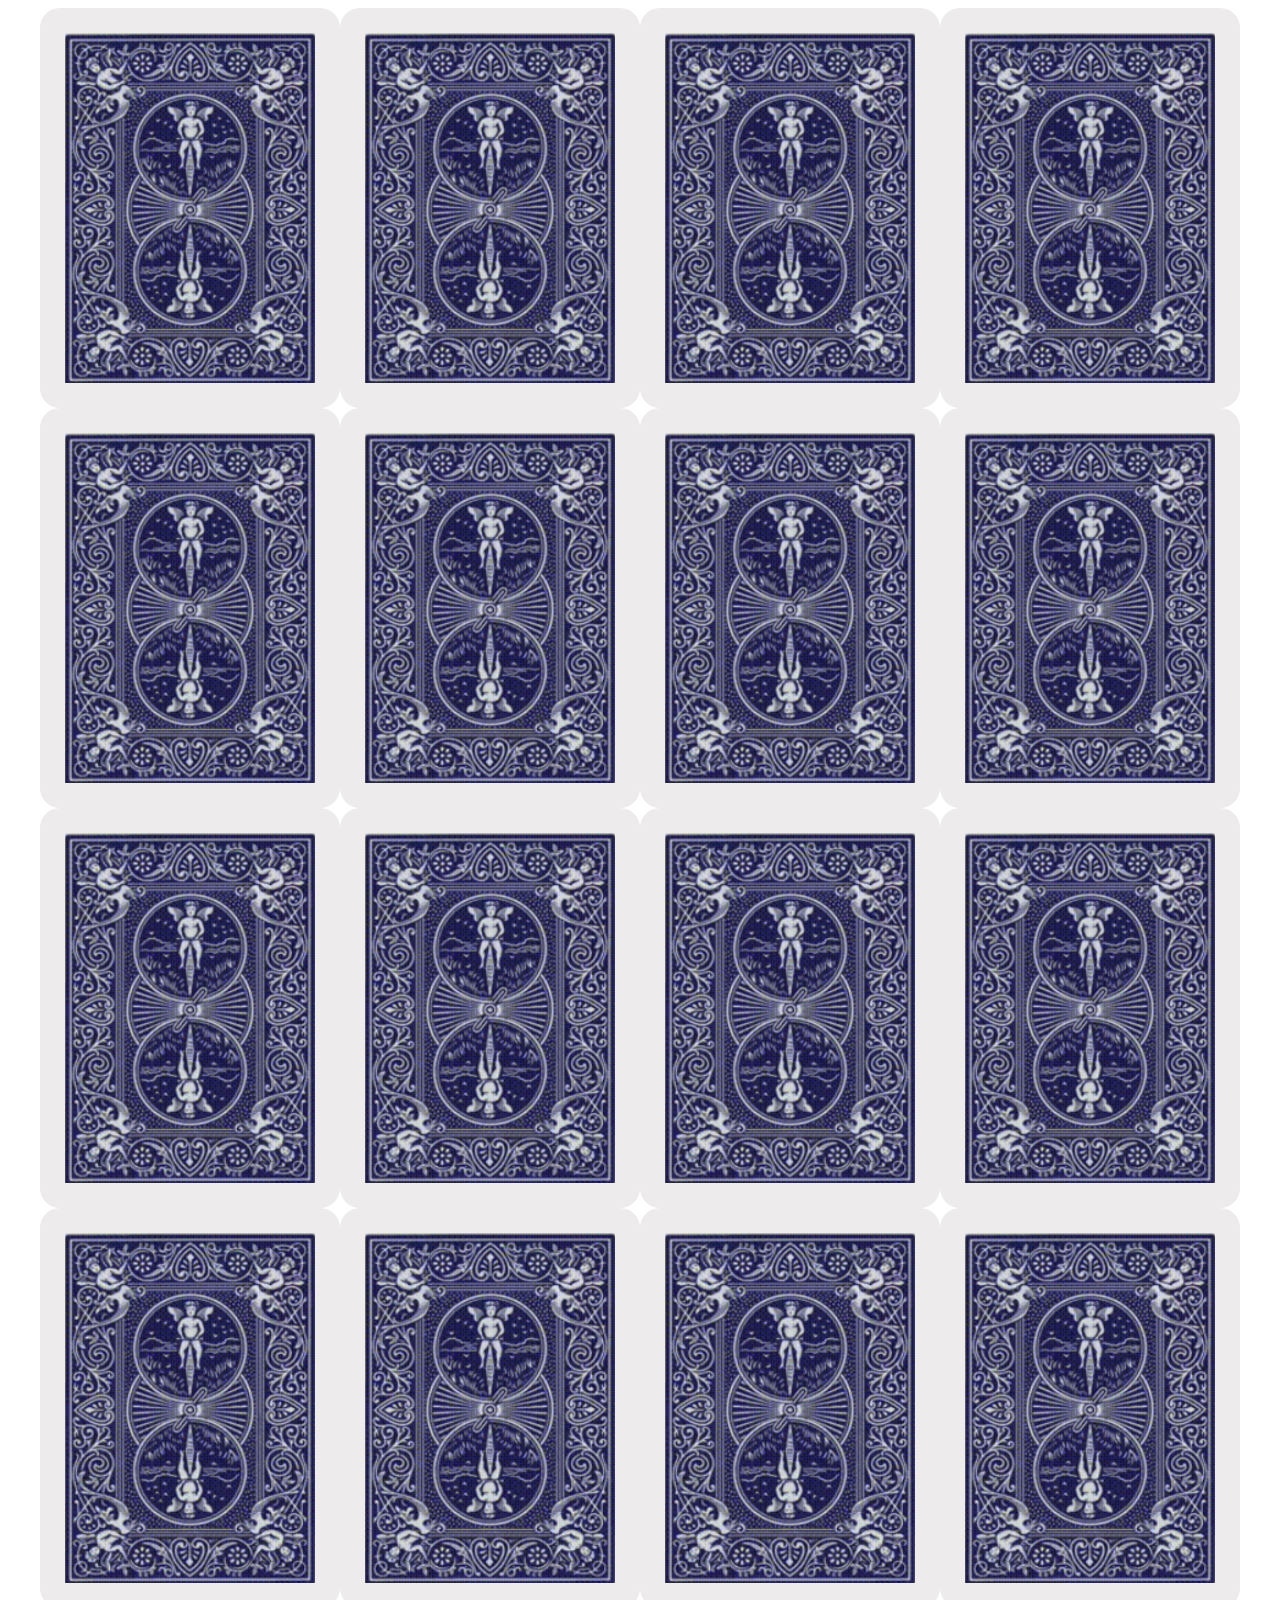
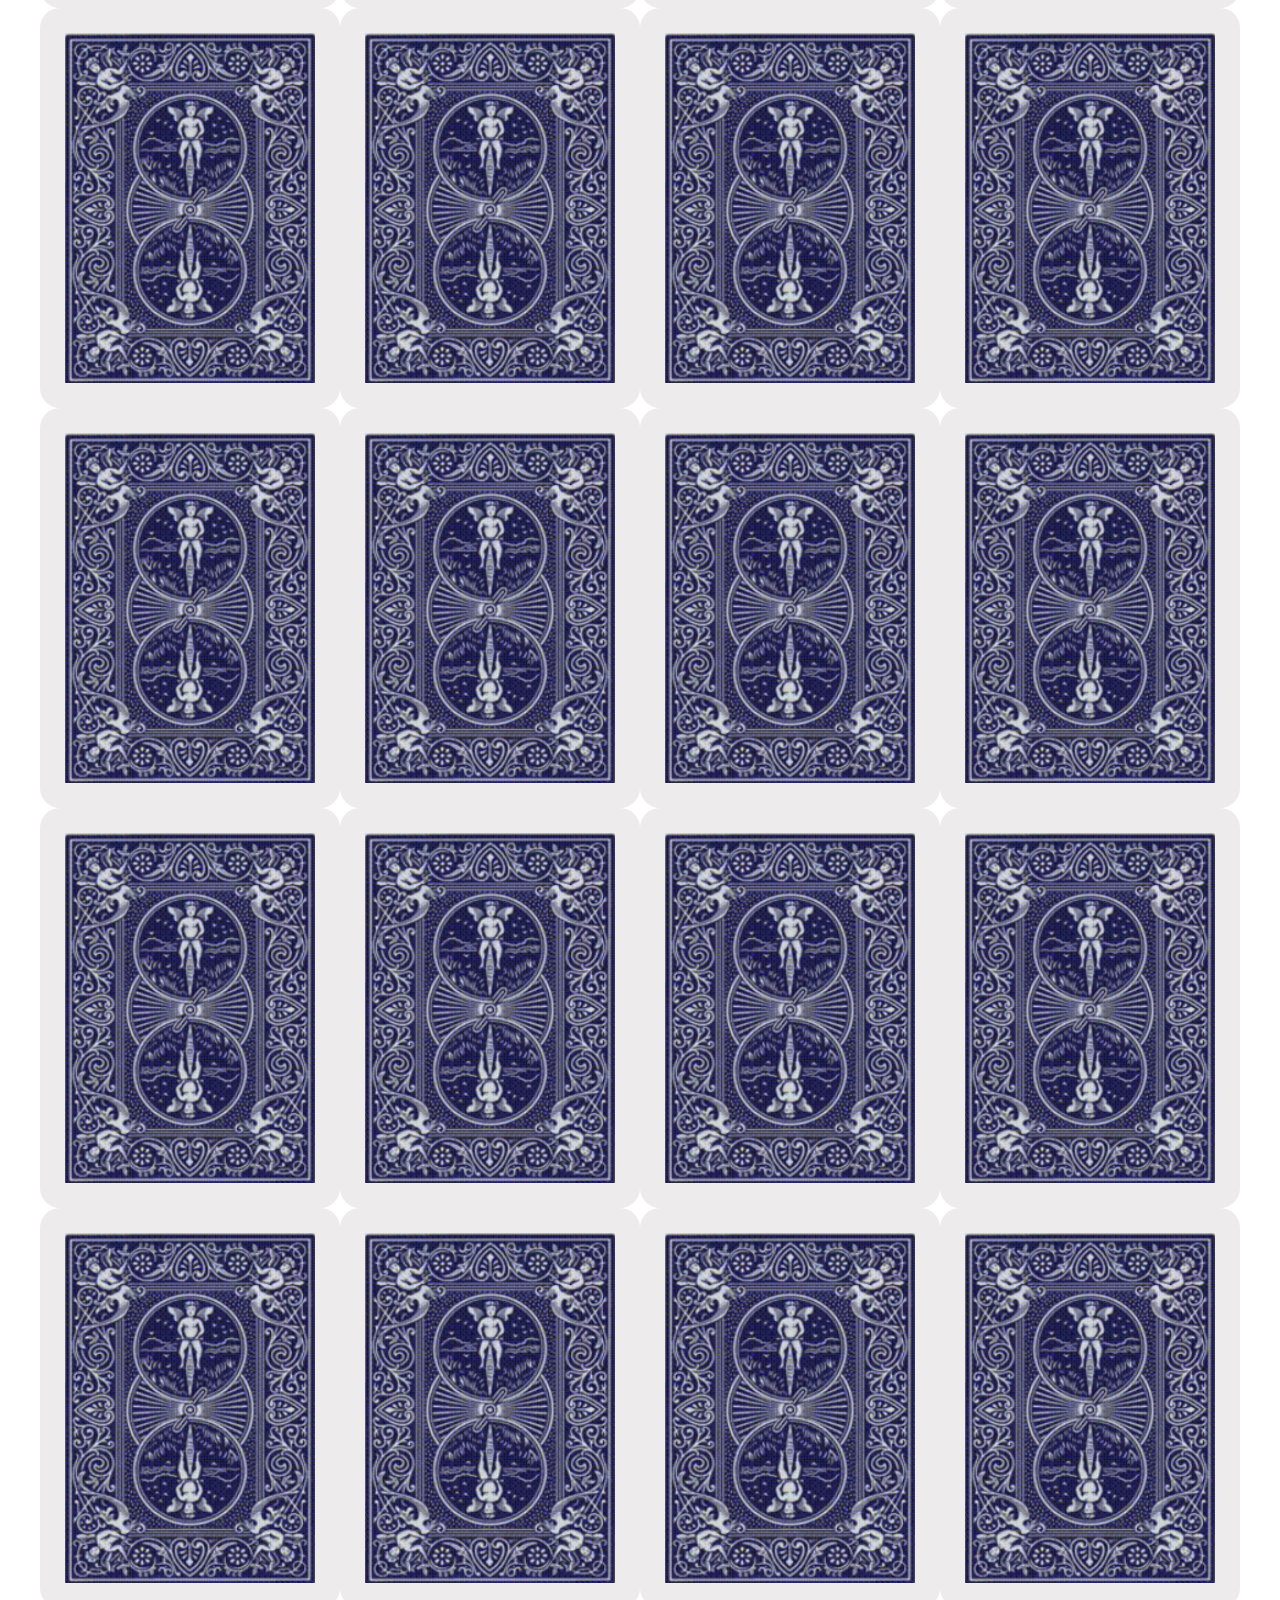
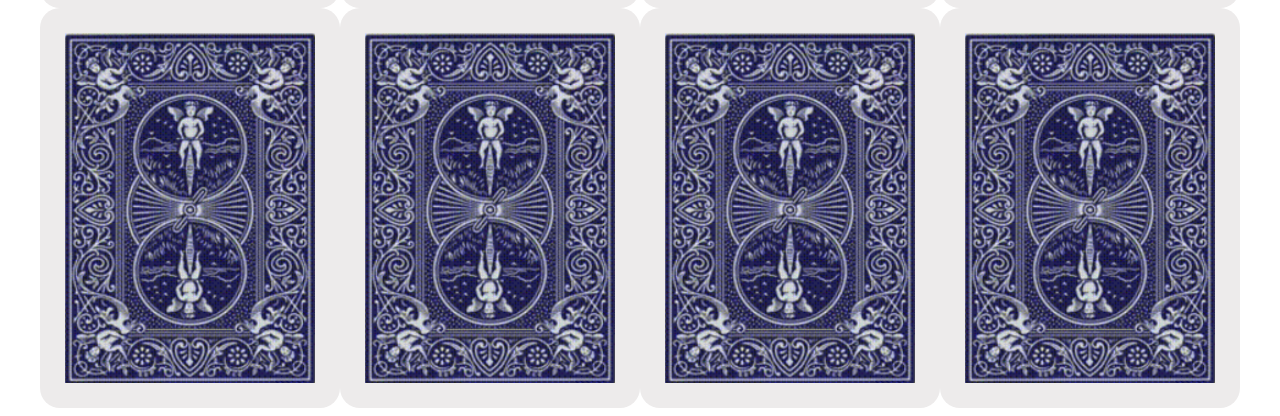
<file: index.html>
<!DOCTYPE html>
<html lang="uk">
<head>
    <meta charset="UTF-8">
    <meta name="viewport" content="width=device-width, initial-scale=1.0">
    <title>Cards</title>
    <link rel="stylesheet" href="./css/style.css">
</head>
<body>
    <div class="flip-container">

      <!-- Spades -->


        <div class="flip-card">
            <div class="flip-card-front">
              <img src="./assets/img/back.png" alt="back-card">
            </div>
            <div class="flip-card-back">
              <div class="suit-black">
                <h2 class="suit-black__num">6</h2>
                <img src="./assets/img/spade.svg" alt="">
              </div>
              <div class="suit-black__number">
                <div class="suit-black__block">
                <img src="./assets/img/spade.svg" alt="">
                <img src="./assets/img/spade.svg" alt="">
                <img src="./assets/img/spade.svg" alt="rotate">
                </div>
                <div class="suit-black__block">
                  <img src="./assets/img/spade.svg" alt="">
                  <img src="./assets/img/spade.svg" alt="">
                  <img src="./assets/img/spade.svg" alt="rotate">
                  </div>
              </div><div class="suit-black__rotated">
                <h2 class="suit-black__num">6</h2>
                <img src="./assets/img/spade.svg" alt="">
              </div>
            </div>
        </div>


        <div class="flip-card">
          <div class="flip-card-front">
            <img src="./assets/img/back.png" alt="back-card">
          </div>
          <div class="flip-card-back">
            <div class="suit-black">
              <h2 class="suit-black__num">7</h2>
              <img src="./assets/img/spade.svg" alt="">
            </div>
            <div class="suit-black__number">
              <div class="suit-black__block">
              <img src="./assets/img/spade.svg" alt="absolute">
              <img src="./assets/img/spade.svg" alt="">
              <img src="./assets/img/spade.svg" alt="">
              <img src="./assets/img/spade.svg" alt="rotate">
              </div>
              <div class="suit-black__block">
                <img src="./assets/img/spade.svg" alt="">
                <img src="./assets/img/spade.svg" alt="">
                <img src="./assets/img/spade.svg" alt="rotate">
                </div>
            </div><div class="suit-black__rotated">
              <h2 class="suit-black__num">7</h2>
              <img src="./assets/img/spade.svg" alt="">
            </div>
          </div>
      </div>


      <div class="flip-card">
        <div class="flip-card-front">
          <img src="./assets/img/back.png" alt="back-card">
        </div>
        <div class="flip-card-back">
          <div class="suit-black">
            <h2 class="suit-black__num">8</h2>
            <img src="./assets/img/spade.svg" alt="">
          </div>
          <div class="suit-black__number">
            <div class="suit-black__block">
            <img src="./assets/img/spade.svg" alt="absolute">
            <img src="./assets/img/spade.svg" alt="">
            <img src="./assets/img/spade.svg" alt="">
            <img src="./assets/img/spade.svg" alt="rotate">
            </div>
            <div class="suit-black__block">
              <img src="./assets/img/spade.svg" alt="absolute-rotate">
              <img src="./assets/img/spade.svg" alt="">
              <img src="./assets/img/spade.svg" alt="">
              <img src="./assets/img/spade.svg" alt="rotate">
              </div>
          </div><div class="suit-black__rotated">
            <h2 class="suit-black__num">8</h2>
            <img src="./assets/img/spade.svg" alt="">
          </div>
        </div>
    </div>


    <div class="flip-card">
      <div class="flip-card-front">
        <img src="./assets/img/back.png" alt="back-card">
      </div>
      <div class="flip-card-back">
        <div class="suit-black">
          <h2 class="suit-black__num">9</h2>
          <img src="./assets/img/spade.svg" alt="">
        </div>
        <div class="suit-black__number">
          <div class="suit-black__block">
          <img src="./assets/img/spade.svg" alt="">
          <img src="./assets/img/spade.svg" alt="">
          <img src="./assets/img/spade.svg" alt="rotate">
          <img src="./assets/img/spade.svg" alt="rotate">
          </div>
          <img src="./assets/img/spade.svg" alt="">
          <div class="suit-black__block">
            <img src="./assets/img/spade.svg" alt="">
            <img src="./assets/img/spade.svg" alt="">
            <img src="./assets/img/spade.svg" alt="rotate">
            <img src="./assets/img/spade.svg" alt="rotate">
            </div>
        </div><div class="suit-black__rotated">
          <h2 class="suit-black__num">9</h2>
          <img src="./assets/img/spade.svg" alt="">
        </div>
      </div>
  </div>


  <div class="flip-card">
    <div class="flip-card-front">
      <img src="./assets/img/back.png" alt="back-card">
    </div>
    <div class="flip-card-back">
      <div class="suit-black">
        <h2 class="suit-black__num">10</h2>
        <img src="./assets/img/spade.svg" alt="">
      </div>
      <div class="suit-black__number">
        <div class="suit-black__block">
        <img src="./assets/img/spade.svg" alt="">
        <img src="./assets/img/spade.svg" alt="">
        <img src="./assets/img/spade.svg" alt="rotate">
        <img src="./assets/img/spade.svg" alt="rotate">    
        <img src="./assets/img/spade.svg" alt="absolute-ten">
        </div>
        <div class="suit-black__block">
          <img src="./assets/img/spade.svg" alt="absolute-rotate__ten">
          <img src="./assets/img/spade.svg" alt="">
          <img src="./assets/img/spade.svg" alt="">
          <img src="./assets/img/spade.svg" alt="rotate">
          <img src="./assets/img/spade.svg" alt="rotate">
          </div>
      </div><div class="suit-black__rotated">
        <h2 class="suit-black__num">10</h2>
        <img src="./assets/img/spade.svg" alt="">
      </div>
    </div>
</div>


<div class="flip-card">
  <div class="flip-card-front">
    <img src="./assets/img/back.png" alt="back-card">
  </div>
  <div class="flip-card-back">
    <div class="suit-black">
      <h2 class="suit-black__num">J</h2>
      <img src="./assets/img/spade.svg" alt="">
    </div>
    <div class="suit-black__images">
      <img src="./assets/img/spade-jack.png" alt="">
    </div><div class="suit-black__rotated">
      <h2 class="suit-black__num">J</h2>
      <img src="./assets/img/spade.svg" alt="">
    </div>
  </div>
</div>

<div class="flip-card">
  <div class="flip-card-front">
    <img src="./assets/img/back.png" alt="back-card">
  </div>
  <div class="flip-card-back">
    <div class="suit-black">
      <h2 class="suit-black__num">Q</h2>
      <img src="./assets/img/spade.svg" alt="">
    </div>
    <div class="suit-black__images">
      <img src="./assets/img/spade-queen.png" alt="">
    </div><div class="suit-black__rotated">
      <h2 class="suit-black__num">Q</h2>
      <img src="./assets/img/spade.svg" alt="">
    </div>
  </div>
</div>



<div class="flip-card">
  <div class="flip-card-front">
    <img src="./assets/img/back.png" alt="back-card">
  </div>
  <div class="flip-card-back">
    <div class="suit-black">
      <h2 class="suit-black__num">K</h2>
      <img src="./assets/img/spade.svg" alt="">
    </div>
    <div class="suit-black__images">
      <img src="./assets/img/spade-king.png" alt="">
    </div><div class="suit-black__rotated">
      <h2 class="suit-black__num">K</h2>
      <img src="./assets/img/spade.svg" alt="">
    </div>
  </div>
</div>


<div class="flip-card">
  <div class="flip-card-front">
    <img src="./assets/img/back.png" alt="back-card">
  </div>
  <div class="flip-card-back">
    <div class="suit-black">
      <h2 class="suit-black__num">A</h2>
      <img src="./assets/img/spade.svg" alt=""> 
    </div>
    <div class="suit-black__ace">
      <img src="./assets/img/spade.svg" alt=""> 
    </div>
    <div class="suit-black__rotated">
      <h2 class="suit-black__num">A</h2>
      <img src="./assets/img/spade.svg" alt="">
    </div>
  </div>
</div>

<!-- Hearts -->

<div class="flip-card">
  <div class="flip-card-front">
    <img src="./assets/img/back.png" alt="back-card">
  </div>
  <div class="flip-card-back">
    <div class="suit-red">
      <h2 class="suit-red__num">6</h2>
      <img src="./assets/img/heart.svg" alt="">
    </div>
    <div class="suit-red__number">
      <div class="suit-red__block">
      <img src="./assets/img/heart.svg" alt="">
      <img src="./assets/img/heart.svg" alt="">
      <img src="./assets/img/heart.svg" alt="rotate">
      </div>
      <div class="suit-red__block">
        <img src="./assets/img/heart.svg" alt="">
        <img src="./assets/img/heart.svg" alt="">
        <img src="./assets/img/heart.svg" alt="rotate">
        </div>
    </div><div class="suit-red__rotated">
      <h2 class="suit-red__num">6</h2>
      <img src="./assets/img/heart.svg" alt="">
    </div>
  </div>
</div>


<div class="flip-card">
<div class="flip-card-front">
  <img src="./assets/img/back.png" alt="back-card">
</div>
<div class="flip-card-back">
  <div class="suit-red">
    <h2 class="suit-red__num">7</h2>
    <img src="./assets/img/heart.svg" alt="">
  </div>
  <div class="suit-red__number">
    <div class="suit-red__block">
    <img src="./assets/img/heart.svg" alt="absolute">
    <img src="./assets/img/heart.svg" alt="">
    <img src="./assets/img/heart.svg" alt="">
    <img src="./assets/img/heart.svg" alt="rotate">
    </div>
    <div class="suit-red__block">
      <img src="./assets/img/heart.svg" alt="">
      <img src="./assets/img/heart.svg" alt="">
      <img src="./assets/img/heart.svg" alt="rotate">
      </div>
  </div><div class="suit-red__rotated">
    <h2 class="suit-red__num">7</h2>
    <img src="./assets/img/heart.svg" alt="">
  </div>
</div>
</div>


<div class="flip-card">
<div class="flip-card-front">
<img src="./assets/img/back.png" alt="back-card">
</div>
<div class="flip-card-back">
<div class="suit-red">
  <h2 class="suit-red__num">8</h2>
  <img src="./assets/img/heart.svg" alt="">
</div>
<div class="suit-red__number">
  <div class="suit-red__block">
  <img src="./assets/img/heart.svg" alt="absolute">
  <img src="./assets/img/heart.svg" alt="">
  <img src="./assets/img/heart.svg" alt="">
  <img src="./assets/img/heart.svg" alt="rotate">
  </div>
  <div class="suit-red__block">
    <img src="./assets/img/heart.svg" alt="absolute-rotate">
    <img src="./assets/img/heart.svg" alt="">
    <img src="./assets/img/heart.svg" alt="">
    <img src="./assets/img/heart.svg" alt="rotate">
    </div>
</div><div class="suit-red__rotated">
  <h2 class="suit-red__num">8</h2>
  <img src="./assets/img/heart.svg" alt="">
</div>
</div>
</div>


<div class="flip-card">
<div class="flip-card-front">
<img src="./assets/img/back.png" alt="back-card">
</div>
<div class="flip-card-back">
<div class="suit-red">
<h2 class="suit-red__num">9</h2>
<img src="./assets/img/heart.svg" alt="">
</div>
<div class="suit-red__number">
<div class="suit-red__block">
<img src="./assets/img/heart.svg" alt="">
<img src="./assets/img/heart.svg" alt="">
<img src="./assets/img/heart.svg" alt="rotate">
<img src="./assets/img/heart.svg" alt="rotate">
</div>
<img src="./assets/img/heart.svg" alt="">
<div class="suit-red__block">
  <img src="./assets/img/heart.svg" alt="">
  <img src="./assets/img/heart.svg" alt="">
  <img src="./assets/img/heart.svg" alt="rotate">
  <img src="./assets/img/heart.svg" alt="rotate">
  </div>
</div><div class="suit-red__rotated">
<h2 class="suit-red__num">9</h2>
<img src="./assets/img/heart.svg" alt="">
</div>
</div>
</div>


<div class="flip-card">
<div class="flip-card-front">
<img src="./assets/img/back.png" alt="back-card">
</div>
<div class="flip-card-back">
<div class="suit-red">
<h2 class="suit-red__num">10</h2>
<img src="./assets/img/heart.svg" alt="">
</div>
<div class="suit-red__number">
<div class="suit-red__block">
<img src="./assets/img/heart.svg" alt="">
<img src="./assets/img/heart.svg" alt="">
<img src="./assets/img/heart.svg" alt="rotate">
<img src="./assets/img/heart.svg" alt="rotate">    
<img src="./assets/img/heart.svg" alt="absolute-ten">
</div>
<div class="suit-red__block">
<img src="./assets/img/heart.svg" alt="absolute-rotate__ten">
<img src="./assets/img/heart.svg" alt="">
<img src="./assets/img/heart.svg" alt="">
<img src="./assets/img/heart.svg" alt="rotate">
<img src="./assets/img/heart.svg" alt="rotate">
</div>
</div><div class="suit-red__rotated">
<h2 class="suit-red__num">10</h2>
<img src="./assets/img/heart.svg" alt="">
</div>
</div>
</div>


<div class="flip-card">
<div class="flip-card-front">
<img src="./assets/img/back.png" alt="back-card">
</div>
<div class="flip-card-back">
<div class="suit-red">
<h2 class="suit-red__num">J</h2>
<img src="./assets/img/heart.svg" alt="">
</div>
<div class="suit-red__images">
<img src="./assets/img/heart-jack.png" alt="">
</div><div class="suit-red__rotated">
<h2 class="suit-red__num">J</h2>
<img src="./assets/img/heart.svg" alt="">
</div>
</div>
</div>

<div class="flip-card">
<div class="flip-card-front">
<img src="./assets/img/back.png" alt="back-card">
</div>
<div class="flip-card-back">
<div class="suit-red">
<h2 class="suit-red__num">Q</h2>
<img src="./assets/img/heart.svg" alt="">
</div>
<div class="suit-red__images">
<img src="./assets/img/heart-queen.png" alt="">
</div><div class="suit-red__rotated">
<h2 class="suit-red__num">Q</h2>
<img src="./assets/img/heart.svg" alt="">
</div>
</div>
</div>



<div class="flip-card">
<div class="flip-card-front">
<img src="./assets/img/back.png" alt="back-card">
</div>
<div class="flip-card-back">
<div class="suit-red">
<h2 class="suit-red__num">K</h2>
<img src="./assets/img/heart.svg" alt="">
</div>
<div class="suit-red__images">
<img src="./assets/img/heart-king.png" alt="">
</div><div class="suit-red__rotated">
<h2 class="suit-red__num">K</h2>
<img src="./assets/img/heart.svg" alt="">
</div>
</div>
</div>


<div class="flip-card">
<div class="flip-card-front">
<img src="./assets/img/back.png" alt="back-card">
</div>
<div class="flip-card-back">
<div class="suit-red">
<h2 class="suit-red__num">A</h2>
<img src="./assets/img/heart.svg" alt=""> 
</div>
<div class="suit-red__ace">
<img src="./assets/img/heart.svg" alt=""> 
</div>
<div class="suit-black__rotated">
<h2 class="suit-red__num">A</h2>
<img src="./assets/img/heart.svg" alt="">
</div>
</div>
</div>





<!-- Club -->


<div class="flip-card">
            <div class="flip-card-front">
              <img src="./assets/img/back.png" alt="back-card">
            </div>
            <div class="flip-card-back">
              <div class="suit-black">
                <h2 class="suit-black__num">6</h2>
                <img src="./assets/img/club.svg" alt="">
              </div>
              <div class="suit-black__number">
                <div class="suit-black__block">
                <img src="./assets/img/club.svg" alt="">
                <img src="./assets/img/club.svg" alt="">
                <img src="./assets/img/club.svg" alt="rotate">
                </div>
                <div class="suit-black__block">
                  <img src="./assets/img/club.svg" alt="">
                  <img src="./assets/img/club.svg" alt="">
                  <img src="./assets/img/club.svg" alt="rotate">
                  </div>
              </div><div class="suit-black__rotated">
                <h2 class="suit-black__num">6</h2>
                <img src="./assets/img/club.svg" alt="">
              </div>
            </div>
        </div>


        <div class="flip-card">
          <div class="flip-card-front">
            <img src="./assets/img/back.png" alt="back-card">
          </div>
          <div class="flip-card-back">
            <div class="suit-black">
              <h2 class="suit-black__num">7</h2>
              <img src="./assets/img/club.svg" alt="">
            </div>
            <div class="suit-black__number">
              <div class="suit-black__block">
              <img src="./assets/img/club.svg" alt="absolute">
              <img src="./assets/img/club.svg" alt="">
              <img src="./assets/img/club.svg" alt="">
              <img src="./assets/img/club.svg" alt="rotate">
              </div>
              <div class="suit-black__block">
                <img src="./assets/img/club.svg" alt="">
                <img src="./assets/img/club.svg" alt="">
                <img src="./assets/img/club.svg" alt="rotate">
                </div>
            </div><div class="suit-black__rotated">
              <h2 class="suit-black__num">7</h2>
              <img src="./assets/img/club.svg" alt="">
            </div>
          </div>
      </div>


      <div class="flip-card">
        <div class="flip-card-front">
          <img src="./assets/img/back.png" alt="back-card">
        </div>
        <div class="flip-card-back">
          <div class="suit-black">
            <h2 class="suit-black__num">8</h2>
            <img src="./assets/img/club.svg" alt="">
          </div>
          <div class="suit-black__number">
            <div class="suit-black__block">
            <img src="./assets/img/club.svg" alt="absolute">
            <img src="./assets/img/club.svg" alt="">
            <img src="./assets/img/club.svg" alt="">
            <img src="./assets/img/club.svg" alt="rotate">
            </div>
            <div class="suit-black__block">
              <img src="./assets/img/club.svg" alt="absolute-rotate">
              <img src="./assets/img/club.svg" alt="">
              <img src="./assets/img/club.svg" alt="">
              <img src="./assets/img/club.svg" alt="rotate">
              </div>
          </div><div class="suit-black__rotated">
            <h2 class="suit-black__num">8</h2>
            <img src="./assets/img/club.svg" alt="">
          </div>
        </div>
    </div>


    <div class="flip-card">
      <div class="flip-card-front">
        <img src="./assets/img/back.png" alt="back-card">
      </div>
      <div class="flip-card-back">
        <div class="suit-black">
          <h2 class="suit-black__num">9</h2>
          <img src="./assets/img/club.svg" alt="">
        </div>
        <div class="suit-black__number">
          <div class="suit-black__block">
          <img src="./assets/img/club.svg" alt="">
          <img src="./assets/img/club.svg" alt="">
          <img src="./assets/img/club.svg" alt="rotate">
          <img src="./assets/img/club.svg" alt="rotate">
          </div>
          <img src="./assets/img/spade.svg" alt="">
          <div class="suit-black__block">
            <img src="./assets/img/club.svg" alt="">
            <img src="./assets/img/club.svg" alt="">
            <img src="./assets/img/club.svg" alt="rotate">
            <img src="./assets/img/club.svg" alt="rotate">
            </div>
        </div><div class="suit-black__rotated">
          <h2 class="suit-black__num">9</h2>
          <img src="./assets/img/club.svg" alt="">
        </div>
      </div>
  </div>


  <div class="flip-card">
    <div class="flip-card-front">
      <img src="./assets/img/back.png" alt="back-card">
    </div>
    <div class="flip-card-back">
      <div class="suit-black">
        <h2 class="suit-black__num">10</h2>
        <img src="./assets/img/club.svg" alt="">
      </div>
      <div class="suit-black__number">
        <div class="suit-black__block">
        <img src="./assets/img/club.svg" alt="">
        <img src="./assets/img/club.svg" alt="">
        <img src="./assets/img/club.svg" alt="rotate">
        <img src="./assets/img/club.svg" alt="rotate">    
        <img src="./assets/img/club.svg" alt="absolute-ten">
        </div>
        <div class="suit-black__block">
          <img src="./assets/img/club.svg" alt="absolute-rotate__ten">
          <img src="./assets/img/club.svg" alt="">
          <img src="./assets/img/club.svg" alt="">
          <img src="./assets/img/club.svg" alt="rotate">
          <img src="./assets/img/club.svg" alt="rotate">
          </div>
      </div><div class="suit-black__rotated">
        <h2 class="suit-black__num">10</h2>
        <img src="./assets/img/club.svg" alt="">
      </div>
    </div>
</div>


<div class="flip-card">
  <div class="flip-card-front">
    <img src="./assets/img/back.png" alt="back-card">
  </div>
  <div class="flip-card-back">
    <div class="suit-black">
      <h2 class="suit-black__num">J</h2>
      <img src="./assets/img/club.svg" alt="">
    </div>
    <div class="suit-black__images">
      <img src="./assets/img/club-jack.png" alt="">
    </div><div class="suit-black__rotated">
      <h2 class="suit-black__num">J</h2>
      <img src="./assets/img/club.svg" alt="">
    </div>
  </div>
</div>

<div class="flip-card">
  <div class="flip-card-front">
    <img src="./assets/img/back.png" alt="back-card">
  </div>
  <div class="flip-card-back">
    <div class="suit-black">
      <h2 class="suit-black__num">Q</h2>
      <img src="./assets/img/club.svg" alt="">
    </div>
    <div class="suit-black__images">
      <img src="./assets/img/club-queen.png" alt="">
    </div><div class="suit-black__rotated">
      <h2 class="suit-black__num">Q</h2>
      <img src="./assets/img/club.svg" alt="">
    </div>
  </div>
</div>



<div class="flip-card">
  <div class="flip-card-front">
    <img src="./assets/img/back.png" alt="back-card">
  </div>
  <div class="flip-card-back">
    <div class="suit-black">
      <h2 class="suit-black__num">K</h2>
      <img src="./assets/img/club.svg" alt="">
    </div>
    <div class="suit-black__images">
      <img src="./assets/img/club-king.png" alt="">
    </div><div class="suit-black__rotated">
      <h2 class="suit-black__num">K</h2>
      <img src="./assets/img/club.svg" alt="">
    </div>
  </div>
</div>


<div class="flip-card">
  <div class="flip-card-front">
    <img src="./assets/img/back.png" alt="back-card">
  </div>
  <div class="flip-card-back">
    <div class="suit-black">
      <h2 class="suit-black__num">A</h2>
      <img src="./assets/img/club.svg" alt=""> 
    </div>
    <div class="suit-black__ace">
      <img src="./assets/img/club.svg" alt=""> 
    </div>
    <div class="suit-black__rotated">
      <h2 class="suit-black__num">A</h2>
      <img src="./assets/img/club.svg" alt="">
    </div>
  </div>
</div>


<!-- Diamond -->
<div class="flip-card">
  <div class="flip-card-front">
    <img src="./assets/img/back.png" alt="back-card">
  </div>
  <div class="flip-card-back">
    <div class="suit-red">
      <h2 class="suit-red__num">6</h2>
      <img src="./assets/img/diamond.svg" alt="">
    </div>
    <div class="suit-red__number">
      <div class="suit-red__block">
      <img src="./assets/img/diamond.svg" alt="">
      <img src="./assets/img/diamond.svg" alt="">
      <img src="./assets/img/diamond.svg" alt="rotate">
      </div>
      <div class="suit-red__block">
        <img src="./assets/img/diamond.svg" alt="">
        <img src="./assets/img/diamond.svg" alt="">
        <img src="./assets/img/diamond.svg" alt="rotate">
        </div>
    </div><div class="suit-red__rotated">
      <h2 class="suit-red__num">6</h2>
      <img src="./assets/img/diamond.svg" alt="">
    </div>
  </div>
</div>


<div class="flip-card">
<div class="flip-card-front">
  <img src="./assets/img/back.png" alt="back-card">
</div>
<div class="flip-card-back">
  <div class="suit-red">
    <h2 class="suit-red__num">7</h2>
    <img src="./assets/img/diamond.svg" alt="">
  </div>
  <div class="suit-red__number">
    <div class="suit-red__block">
    <img src="./assets/img/diamond.svg" alt="absolute">
    <img src="./assets/img/diamond.svg" alt="">
    <img src="./assets/img/diamond.svg" alt="">
    <img src="./assets/img/diamond.svg" alt="rotate">
    </div>
    <div class="suit-red__block">
      <img src="./assets/img/diamond.svg" alt="">
      <img src="./assets/img/diamond.svg" alt="">
      <img src="./assets/img/diamond.svg" alt="rotate">
      </div>
  </div><div class="suit-red__rotated">
    <h2 class="suit-red__num">7</h2>
    <img src="./assets/img/diamond.svg" alt="">
  </div>
</div>
</div>


<div class="flip-card">
<div class="flip-card-front">
<img src="./assets/img/back.png" alt="back-card">
</div>
<div class="flip-card-back">
<div class="suit-red">
  <h2 class="suit-red__num">8</h2>
  <img src="./assets/img/diamond.svg" alt="">
</div>
<div class="suit-red__number">
  <div class="suit-red__block">
  <img src="./assets/img/diamond.svg" alt="absolute">
  <img src="./assets/img/diamond.svg" alt="">
  <img src="./assets/img/diamond.svg" alt="">
  <img src="./assets/img/diamond.svg" alt="rotate">
  </div>
  <div class="suit-red__block">
    <img src="./assets/img/diamond.svg" alt="absolute-rotate">
    <img src="./assets/img/diamond.svg" alt="">
    <img src="./assets/img/diamond.svg" alt="">
    <img src="./assets/img/diamond.svg" alt="rotate">
    </div>
</div><div class="suit-red__rotated">
  <h2 class="suit-red__num">8</h2>
  <img src="./assets/img/diamond.svg" alt="">
</div>
</div>
</div>


<div class="flip-card">
<div class="flip-card-front">
<img src="./assets/img/back.png" alt="back-card">
</div>
<div class="flip-card-back">
<div class="suit-red">
<h2 class="suit-red__num">9</h2>
<img src="./assets/img/diamond.svg" alt="">
</div>
<div class="suit-red__number">
<div class="suit-red__block">
<img src="./assets/img/diamond.svg" alt="">
<img src="./assets/img/diamond.svg" alt="">
<img src="./assets/img/diamond.svg" alt="rotate">
<img src="./assets/img/diamond.svg" alt="rotate">
</div>
<img src="./assets/img/diamond.svg" alt="">
<div class="suit-red__block">
  <img src="./assets/img/diamond.svg" alt="">
  <img src="./assets/img/diamond.svg" alt="">
  <img src="./assets/img/diamond.svg" alt="rotate">
  <img src="./assets/img/diamond.svg" alt="rotate">
  </div>
</div><div class="suit-red__rotated">
<h2 class="suit-red__num">9</h2>
<img src="./assets/img/diamond.svg" alt="">
</div>
</div>
</div>


<div class="flip-card">
<div class="flip-card-front">
<img src="./assets/img/back.png" alt="back-card">
</div>
<div class="flip-card-back">
<div class="suit-red">
<h2 class="suit-red__num">10</h2>
<img src="./assets/img/diamond.svg" alt="">
</div>
<div class="suit-red__number">
<div class="suit-red__block">
<img src="./assets/img/diamond.svg" alt="">
<img src="./assets/img/diamond.svg" alt="">
<img src="./assets/img/diamond.svg" alt="rotate">
<img src="./assets/img/diamond.svg" alt="rotate">    
<img src="./assets/img/diamond.svg" alt="absolute-ten">
</div>
<div class="suit-red__block">
<img src="./assets/img/diamond.svg" alt="absolute-rotate__ten">
<img src="./assets/img/diamond.svg" alt="">
<img src="./assets/img/diamond.svg" alt="">
<img src="./assets/img/diamond.svg" alt="rotate">
<img src="./assets/img/diamond.svg" alt="rotate">
</div>
</div><div class="suit-red__rotated">
<h2 class="suit-red__num">10</h2>
<img src="./assets/img/diamond.svg" alt="">
</div>
</div>
</div>


<div class="flip-card">
<div class="flip-card-front">
<img src="./assets/img/back.png" alt="back-card">
</div>
<div class="flip-card-back">
<div class="suit-red">
<h2 class="suit-red__num">J</h2>
<img src="./assets/img/diamond.svg" alt="">
</div>
<div class="suit-red__images">
<img src="./assets/img/diamond-jack.png" alt="">
</div><div class="suit-red__rotated">
<h2 class="suit-red__num">J</h2>
<img src="./assets/img/diamond.svg" alt="">
</div>
</div>
</div>

<div class="flip-card">
<div class="flip-card-front">
<img src="./assets/img/back.png" alt="back-card">
</div>
<div class="flip-card-back">
<div class="suit-red">
<h2 class="suit-red__num">Q</h2>
<img src="./assets/img/diamond.svg" alt="">
</div>
<div class="suit-red__images">
<img src="./assets/img/diamond-queen.png" alt="">
</div><div class="suit-red__rotated">
<h2 class="suit-red__num">Q</h2>
<img src="./assets/img/diamond.svg" alt="">
</div>
</div>
</div>



<div class="flip-card">
<div class="flip-card-front">
<img src="./assets/img/back.png" alt="back-card">
</div>
<div class="flip-card-back">
<div class="suit-red">
<h2 class="suit-red__num">K</h2>
<img src="./assets/img/diamond.svg" alt="">
</div>
<div class="suit-red__images">
<img src="./assets/img/diamond-king.png" alt="">
</div><div class="suit-red__rotated">
<h2 class="suit-red__num">K</h2>
<img src="./assets/img/diamond.svg" alt="">
</div>
</div>
</div>


<div class="flip-card">
<div class="flip-card-front">
<img src="./assets/img/back.png" alt="back-card">
</div>
<div class="flip-card-back">
<div class="suit-red">
<h2 class="suit-red__num">A</h2>
<img src="./assets/img/diamond.svg" alt=""> 
</div>
<div class="suit-red__ace">
<img src="./assets/img/diamond.svg" alt=""> 
</div>
<div class="suit-black__rotated">
<h2 class="suit-red__num">A</h2>
<img src="./assets/img/diamond.svg" alt="">
</div>
</div>
</div>
    </div>
</body>
</html>
</file>
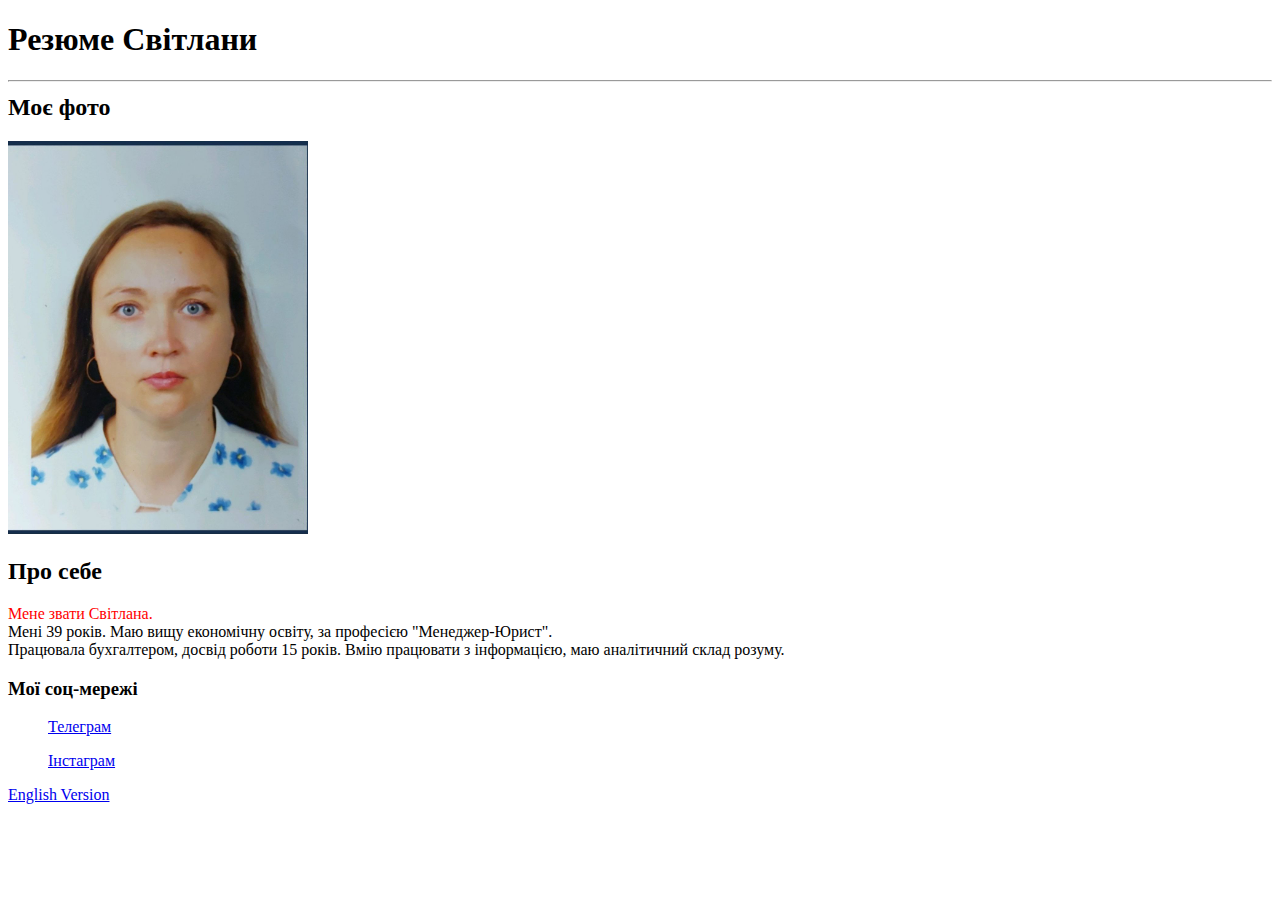
<file: Lesson_2(start)/index.html>
<!DOCTYPE html>
<html lang="uk">
<head>
    <meta charset="UTF-8">
    <meta name="viewport" content="width=device-width, initial-scale=1.0">
    <title>Резюме</title>
</head>
<body>
   <header>
    <h1>Резюме Світлани</h1>
    <h2><hr>Моє фото</h2>
    <img src="img/photo_2024-11-22_19-55-54.jpg" style="width: 300px;">
    <h2>Про себе</h2>
    <div><p><span style="color: red;">Мене звати Світлана.</span><br> Мені 39 років. Маю вищу економічну освіту, за професією "Менеджер-Юрист".<br> Працювала бухгалтером, досвід роботи 15 років.
    Вмію працювати з інформацією, маю аналітичний склад розуму.</p></div>
    <h3>Мої соц-мережі</h3>
    <ul>
    <a href="https://t.me/Svetlanab0710">Телеграм</a></ul>
    <ol><a href="https://instagram.com/svetlanabelan0710?igshid=YmMyMTA2M2Y=">Інстаграм</a></ol>
    <li><a href="./index_eng.html">English Version</a></li>

   </header> 
</body>
</html>
</file>
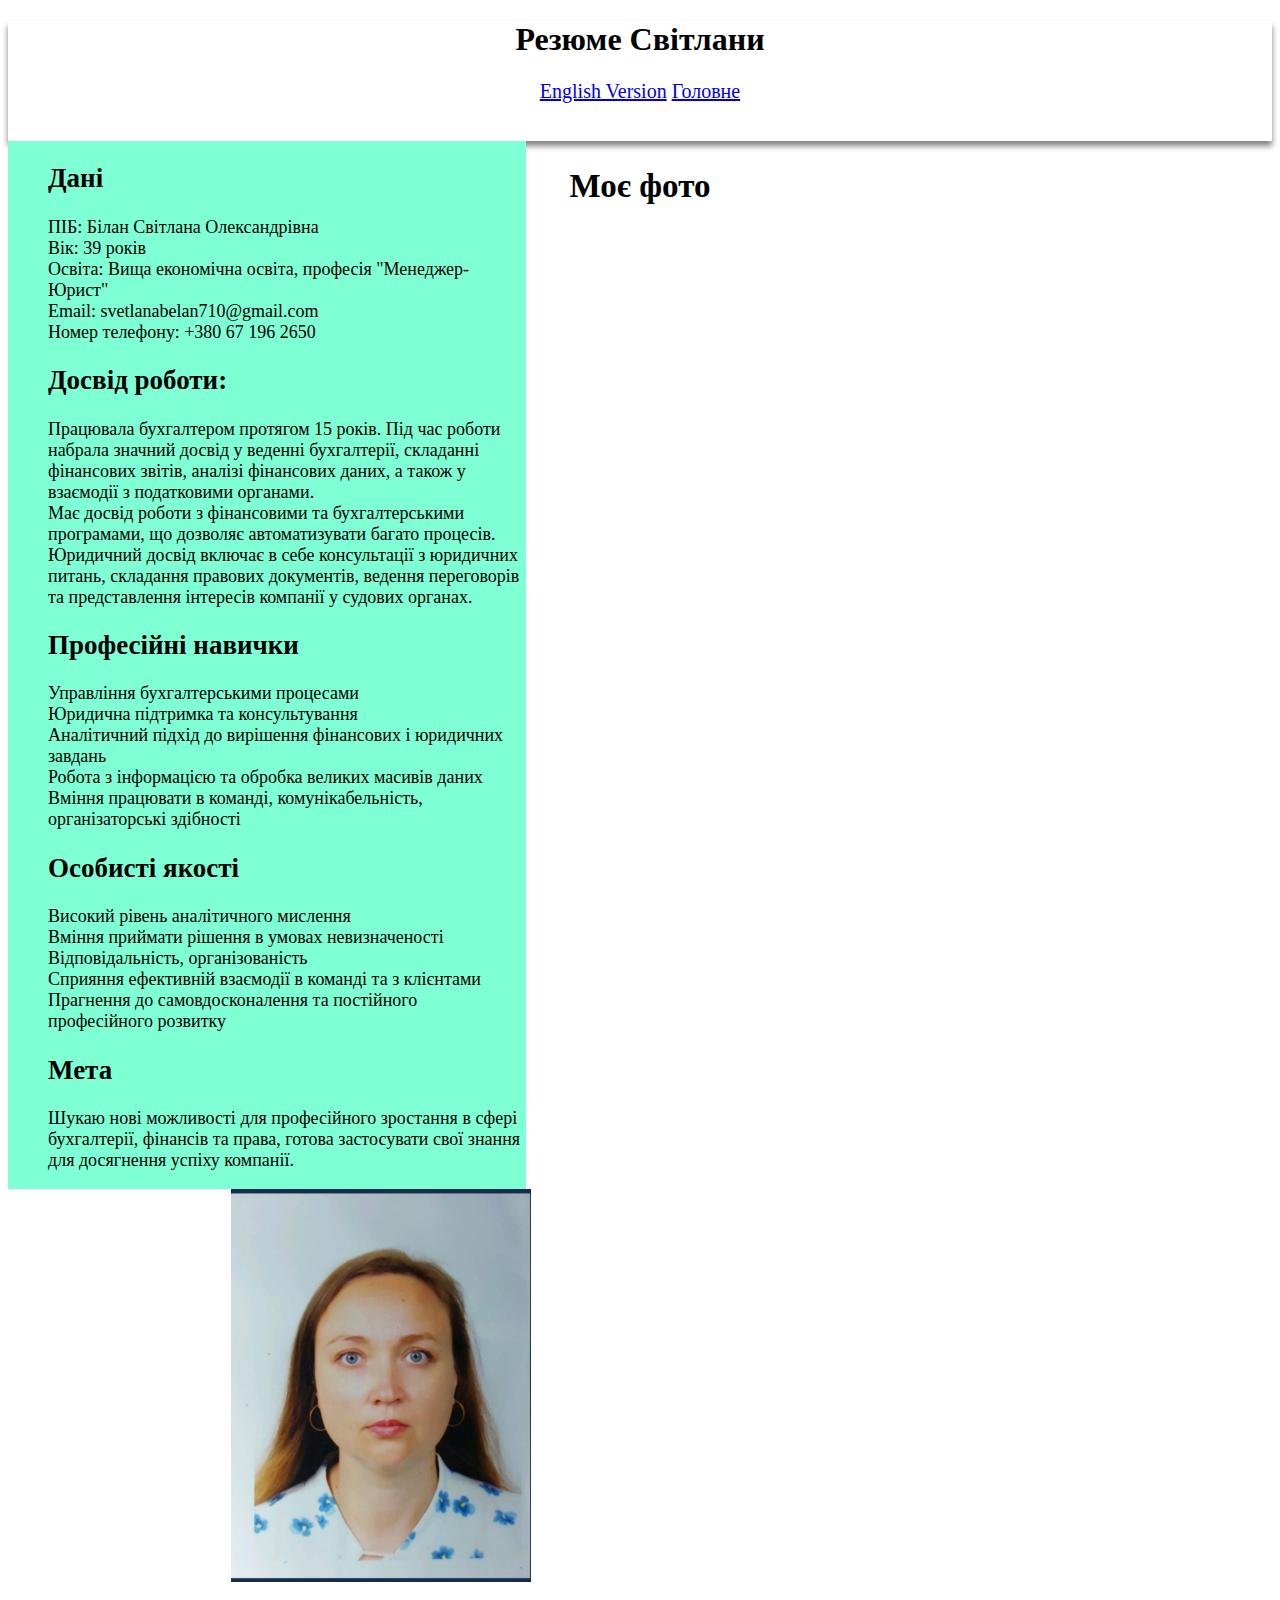
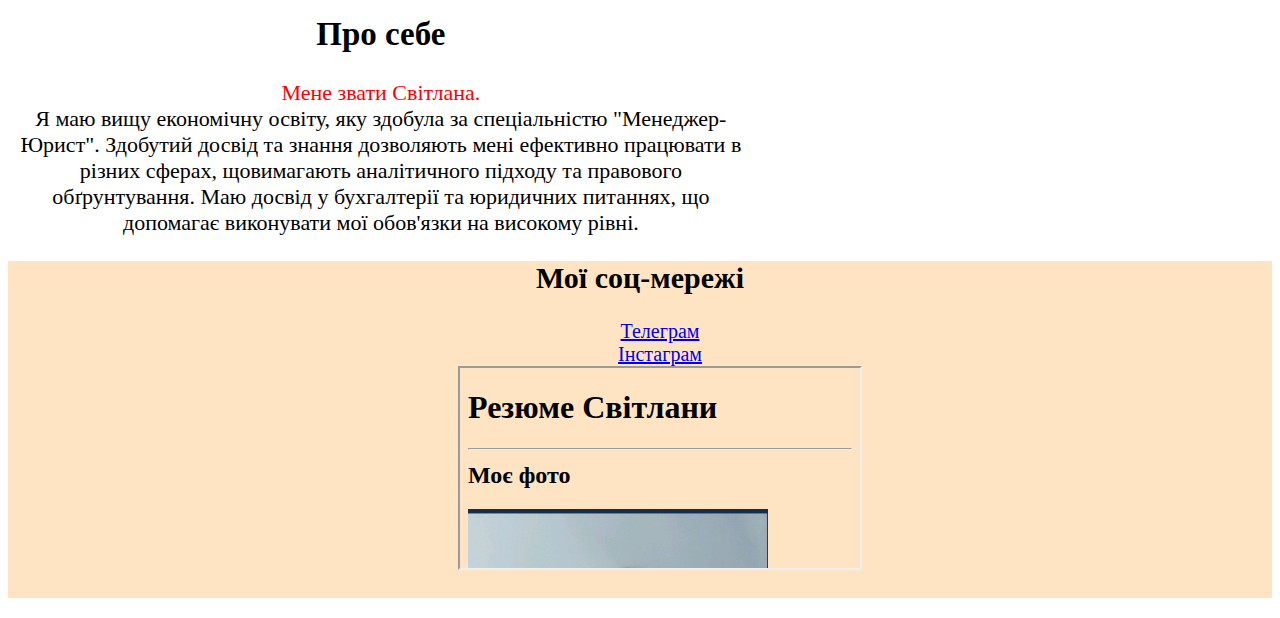
<file: Lesson_3(semantica)/index.html>
<!DOCTYPE html>
<html lang="uk">
<head>
    <meta charset="UTF-8">
    <meta name="viewport" content="width=device-width, initial-scale=1.0">
    <title>Резюме</title>
</head>
<body>
   <header style="box-shadow: 0px 5px 6px 0px gray;">
    <h1 style="text-align: center;">Резюме Світлани</h1>
    <nav style="width: 100%;"><ul style="padding-left: 0; list-style-type: none; text-align: center; font-size: 20px;">
        <li style="display: inline-block; width: calc(25%-5px); "><a href="./index_eng.html">English Version</a></li>
        <li style="display: inline-block; width: calc(25%-5px); "><a href="#img">Головне</a>
    </ul><br>
    </nav>
</header>
    <aside style="float: left; background-color: aquamarine; width: 41%;"><section><article>
    <ul style="font-size: 18px;" style="list-style-type: none;">
<h2 id="dani">Дані</h2>
            <li style=" display:block;">ПІБ: Білан Світлана Олександрівна</li>
            <li style=" display:block;">Вік: 39 років    </li>
            <li style=" display:block;">Освіта: Вища економічна освіта, професія "Менеджер-Юрист"</li>
            <li style=" display:block;">Email: svetlanabelan710@gmail.com</li>
            <li style=" display:block;">Номер телефону: +380 67 196 2650</li>
            <h2>Досвід роботи:</h2>
            <li style=" display:block;">

                Працювала бухгалтером протягом 15 років. Під час роботи набрала значний досвід у веденні бухгалтерії, складанні фінансових звітів, аналізі фінансових даних, а також у взаємодії з податковими органами.</li>
              <li style=" display:block;">  Має досвід роботи з фінансовими та бухгалтерськими програмами, що дозволяє автоматизувати багато процесів.</li>
                <li style=" display:block; "> Юридичний досвід включає в себе консультації з юридичних питань, складання правових документів, ведення переговорів та представлення інтересів компанії у судових органах.</li>
            
           <h2>Професійні навички</h2>
           <li style=" display:block;">Управління бухгалтерськими процесами</li>
           <li style=" display:block;"> Юридична підтримка та консультування</li>
           <li style=" display:block;">Аналітичний підхід до вирішення фінансових і юридичних завдань</li>
           <li style=" display:block;">Робота з інформацією та обробка великих масивів даних</li>
           <li style=" display:block;">Вміння працювати в команді, комунікабельність, організаторські здібності</li>
           <h2>Особисті якості</h2>
           <li  style=" display:block;">Високий рівень аналітичного мислення</li>
           <li  style=" display:block;">Вміння приймати рішення в умовах невизначеності</li>
           <li  style=" display:block;">Відповідальність, організованість</li>
           <li  style=" display:block;">Сприяння ефективній взаємодії в команді та з клієнтами</li>
           <li  style=" display:block;">Прагнення до самовдосконалення та постійного професійного розвитку</li>
           <h2>Мета</h2>
           <li  style=" display:block;">Шукаю нові можливості для професійного зростання в сфері бухгалтерії, фінансів та права, готова застосувати свої знання для досягнення успіху компанії.</li>
         </ul>
        </article>
        </section>
    </aside>
    <main style="width:59%; text-align: center; font-size: 22px;">
            <h2 id="img">Моє фото</h2>
    <img src="img/photo_2024-11-22_19-55-54.jpg"  style="width: 300px;">
    <h2 id="about">Про себе</h2>
    <div><p><span style="color: red;">Мене звати Світлана.</span><br> Я маю вищу економічну освіту, яку здобула за спеціальністю "Менеджер-Юрист".
         Здобутий досвід та знання дозволяють мені ефективно працювати в різних сферах, щовимагають аналітичного підходу та правового обґрунтування. Маю досвід у бухгалтерії та юридичних 
         питаннях, що допомагає виконувати мої обов'язки на високому рівні.</p></div> 
</main>
        
    <footer style="width: 100%; background-color: bisque; font-size: 20px; text-align: center;"><h2>Мої соц-мережі</h2>
    <ul style="list-style-type: none;">
    <li><a href="https://t.me/Svetlanab0710">Телеграм</a></li>
    <li><a href="https://www.instagram.com/svitlanab0710?igsh=MXZqOTJiZXJqNDU3dg==">Інстаграм</a></li>
    <li><iframe src="index1.html" style="width: 400px; height: 200px;"></iframe></li>
    <br>
    </footer>

   
</body>
</html>
</file>
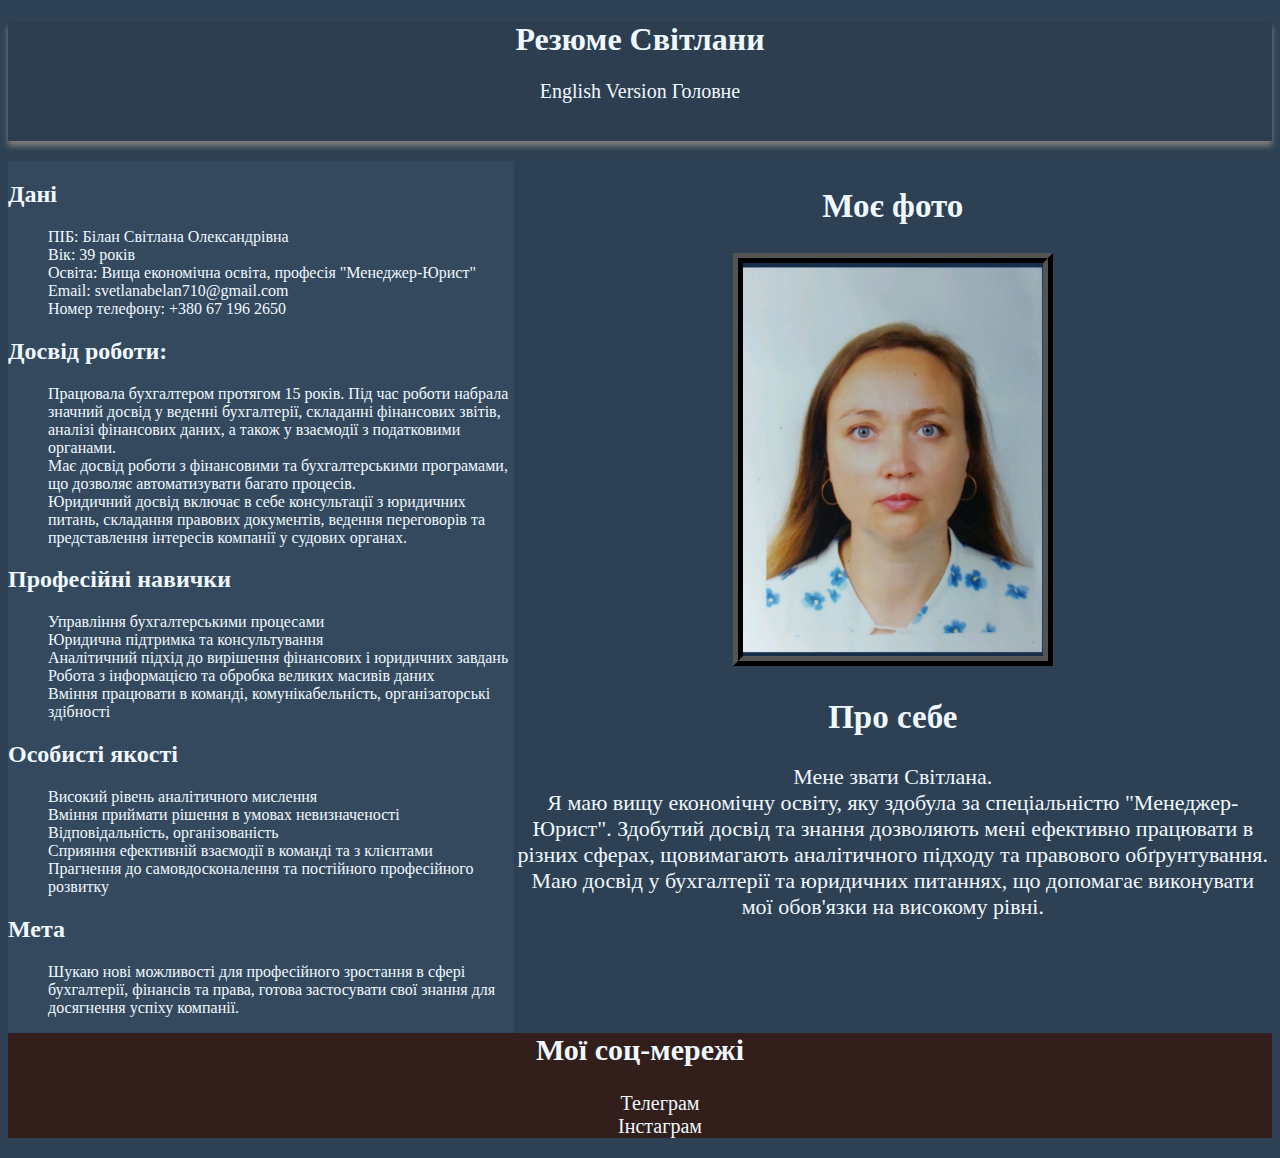
<file: Lesson_4(CSS start)/index.html>
<!DOCTYPE html>
<html lang="uk">

<head>
    <meta charset="UTF-8">
    <meta name="viewport" content="width=device-width, initial-scale=1.0">
    <title>Резюме</title>
    <link rel="stylesheet" href="index.css">
</head>

<body>
    <header>
        <h1>Резюме Світлани</h1>
        <nav>
            <ul class="ulStart">
                <li class="liStart"><a href="./index_eng.html">English Version</a>
                </li>
                <li class="liStart"><a href="#img">Головне</a>
                </li>

            </ul><br>
        </nav>
    </header>
    <aside>
        <section>
            <article>
                <h2 id="dani">Дані</h2>
                <ul>

                    <li>ПІБ: Білан Світлана Олександрівна</li>
                    <li>Вік: 39 років </li>
                    <li>Освіта: Вища економічна освіта, професія "Менеджер-Юрист"</li>
                    <li>Email: svetlanabelan710@gmail.com</li>
                    <li>Номер телефону: +380 67 196 2650</li>
                </ul>
            </article>
            <article>
                <h2>Досвід роботи:</h2>
                <ul>
                    <li>
                        Працювала бухгалтером протягом 15 років. Під час роботи набрала значний досвід у веденні
                        бухгалтерії, складанні фінансових звітів, аналізі фінансових даних, а також у взаємодії з
                        податковими органами.</li>
                    <li> Має досвід роботи з фінансовими та бухгалтерськими програмами, що
                        дозволяє автоматизувати багато процесів.</li>
                    <li> Юридичний досвід включає в себе консультації з юридичних питань,
                        складання правових документів, ведення переговорів та представлення інтересів компанії у судових
                        органах.</li>
                </ul>
            </article>
            <article>
                <h2>Професійні навички</h2>
                <ul>
                    <li>Управління бухгалтерськими процесами</li>
                    <li> Юридична підтримка та консультування</li>
                    <li>Аналітичний підхід до вирішення фінансових і юридичних завдань</li>
                    <li>Робота з інформацією та обробка великих масивів даних</li>
                    <li>Вміння працювати в команді, комунікабельність, організаторські здібності
                    </li>
                </ul>
            </article>
            <article>
                <h2>Особисті якості</h2>
                <ul>
                    <li>Високий рівень аналітичного мислення</li>
                    <li>Вміння приймати рішення в умовах невизначеності</li>
                    <li>Відповідальність, організованість</li>
                    <li>Сприяння ефективній взаємодії в команді та з клієнтами</li>
                    <li>Прагнення до самовдосконалення та постійного професійного розвитку</li>
                </ul>
            </article>
            <article>
                <h2>Мета</h2>
                <ul>
                    <li>Шукаю нові можливості для професійного зростання в сфері бухгалтерії,
                        фінансів та права, готова застосувати свої знання для досягнення успіху компанії.</li>
                </ul>
            </article>
        </section>
    </aside>
    <main>
        <h2 id="img">Моє фото</h2>
        <img src="img/photo_2024-11-22_19-55-54.jpg" id="img1">
        <h2 id="about">Про себе</h2>
        <div>
            <p>Мене звати Світлана.<br> Я маю вищу економічну освіту, яку здобула за
                спеціальністю "Менеджер-Юрист".
                Здобутий досвід та знання дозволяють мені ефективно працювати в різних сферах, щовимагають аналітичного
                підходу та правового обґрунтування. Маю досвід у бухгалтерії та юридичних
                питаннях, що допомагає виконувати мої обов'язки на високому рівні.</p>
        </div>
    </main>

    <footer>
        <h2>Мої соц-мережі</h2>
        <ul>
            <li><a href="https://t.me/Svetlanab0710">Телеграм</a></li>
            <li><a href="https://www.instagram.com/svitlanab0710?igsh=MXZqOTJiZXJqNDU3dg==">Інстаграм</a></li>
        </ul>
    </footer>


</body>

</html>
</file>
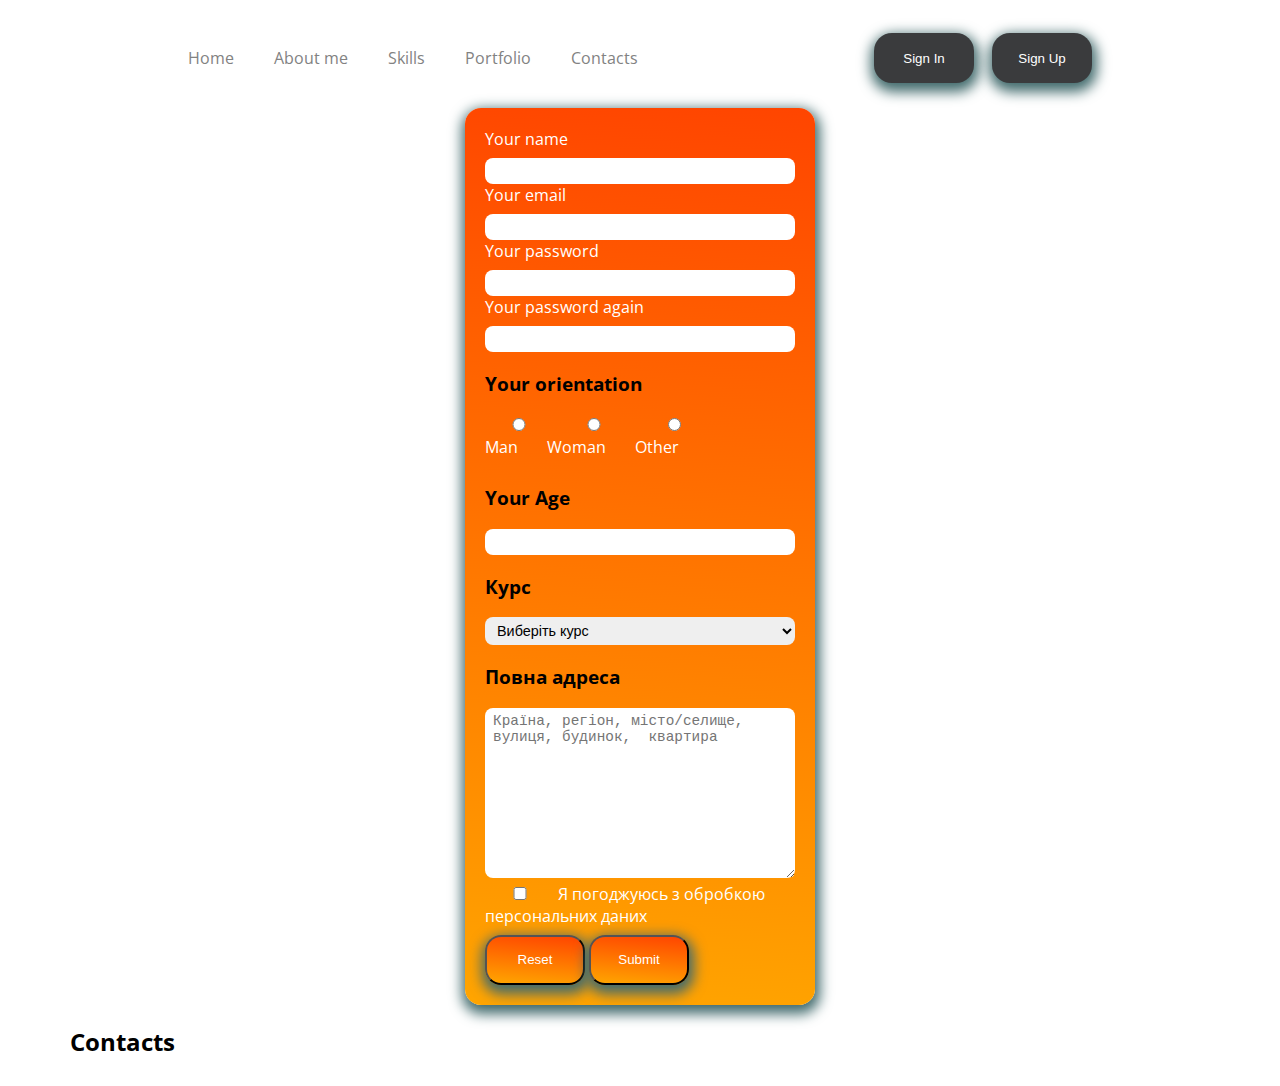
<file: Lesson_7(Form)/index.html>
<!DOCTYPE html>
<html lang="en">
    <head>
        <meta charset="UTF-8">
        <meta name="viewport" content="width=device-width, initial-scale=1.0">
        <title>Lesosn_5 Figma</title>
        <link rel="preconnect" href="https://fonts.googleapis.com">
        <link rel="preconnect" href="https://fonts.gstatic.com" crossorigin>
        <link href="https://fonts.googleapis.com/css2?family=Noto+Sans:ital,wght@0,100..900;1,100..900&family=Open+Sans:ital,wght@0,300..800;1,300..800&display=swap" rel="stylesheet">
        <link rel="stylesheet" href="./css/style.css">
    </head>
    <body>
        <header class="header">
            <div class="container flex-block">
                <!-- <div class=""> -->
                <nav class="nav">
                    <ul class="menu">
                        <li class="menu__item">
                            <a href="#" class="menu__link">Home</a>
                        </li>
                        <li class="menu__item">
                            <a href="#about_me" class="menu__link">About me</a>
                        </li>
                        <li class="menu__item">
                            <a href="#skills" class="menu__link">Skills</a>
                        </li>
                        <li class="menu__item">
                            <a href="#portfolio" class="menu__link">Portfolio</a>
                        </li>
                        <li class="menu__item">
                            <a href="#contacts" class="menu__link">Contacts</a>
                        </li>
                    </ul>
                </nav>
                <div class="buttons">
                    <button class="buttons_btn">Sign In</button>
                    <button class="buttons_btn">Sign Up</button>
                </div>
            <!-- </div> -->
            </div>
        </header>
        <main class="main">
            <section>
                <div class="container">
                    <form method="GET" class="form">
                        <div>
                            <label for="name">Your name</label>
                            <input type="name" required id="name">
                        </div>
                        <div>
                            <label for="email">Your email</label>
                            <input type="email" required id="email">
                        </div>
                        <div>
                            <label for="password">Your password</label>
                            <input type="password" required id="password">
                        </div>
                        <div>
                            <label for="password-again">Your password again</label>
                            <input type="password" required id="password-again">
                        </div>
                        <div>
                           <h3>Your orientation</h3>
                            <label>
                            <input type="radio" name="framework" value="Man" id="man">
                             Man
                            </label>
                            <label>
                            <input type="radio" name="framework" value="Woman" id="woman">
                            Woman
                        </label>
                            <label>
                                <input type="radio" name="framework" value="Other" id="orientation">
                                Other
                            </label>
                        </div>
                        <div>
                            <h3>Your Age</h3>
                            <input type="number" required id="age">
                        </div>
                        <div>
                            <h3>Курс</h3>
                            <select name="country">
                                <option selected disabled>Виберіть курс</option>
                                <option value="html">HTML</option>
                                <option value="css">CSS</option>
                                <option value="js">JS</option>
                            </select>
                        </div>
                        <div>
                            <h3>Повна адреса</h3>
                            <textarea cols="20" rows="10" placeholder="Країна, регіон, місто/селище, вулиця, будинок,  квартира" name="textarea" id="adress"></textarea>
                        </div>
                        <div>
                            
                            <label for="true">
                                <input type="checkbox" id="true">
                                Я погоджуюсь з обробкою персональних даних
                            </label>
                        </div>
                        <div>
                            <button type="reset">
                                Reset
                            </button>
                            <button type="submit">
                                Submit
                            </button>
                        </div>
                        
                    </form>
            </div>
            </section>
        </main>
        <footer class="footer">
            <div class="container">
            <section id="contacts">
                <h2>Contacts</h2>
        </section>
    </div>
        </footer>
    </body>
</html>
</file>
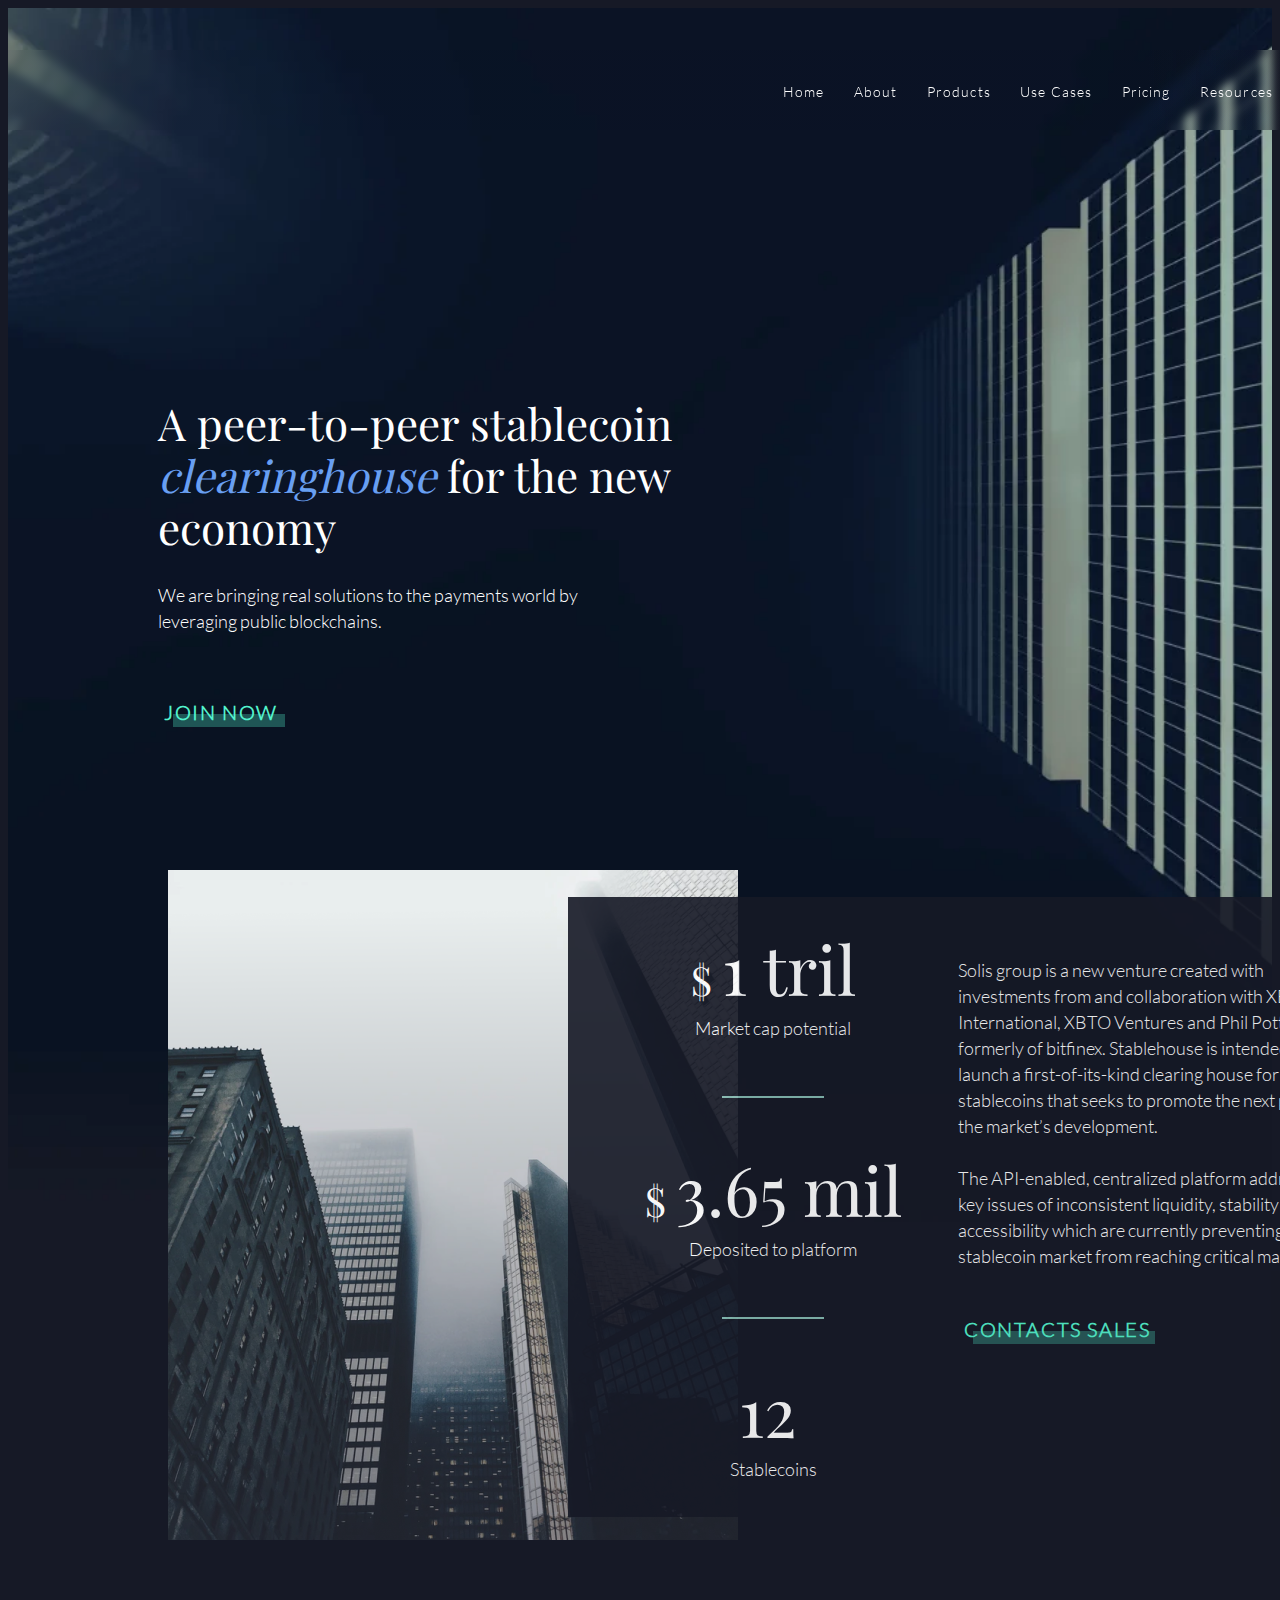
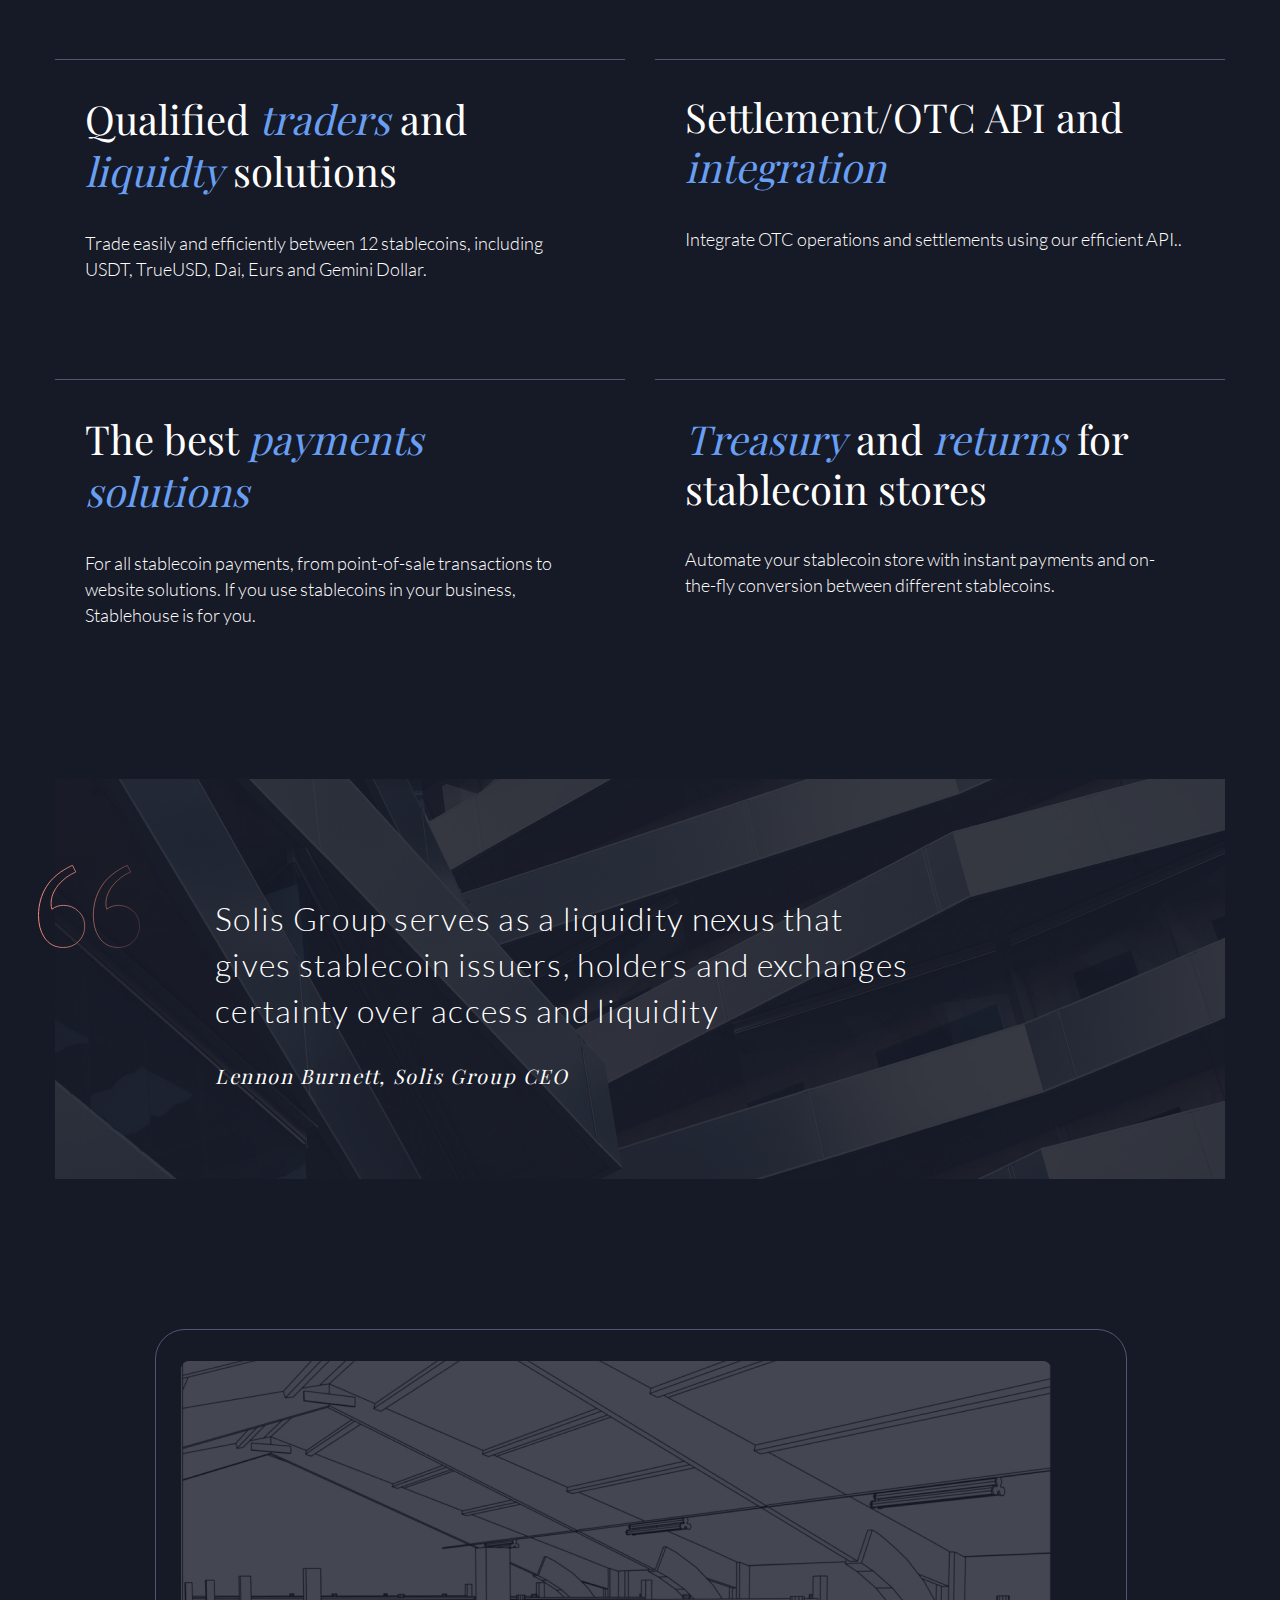
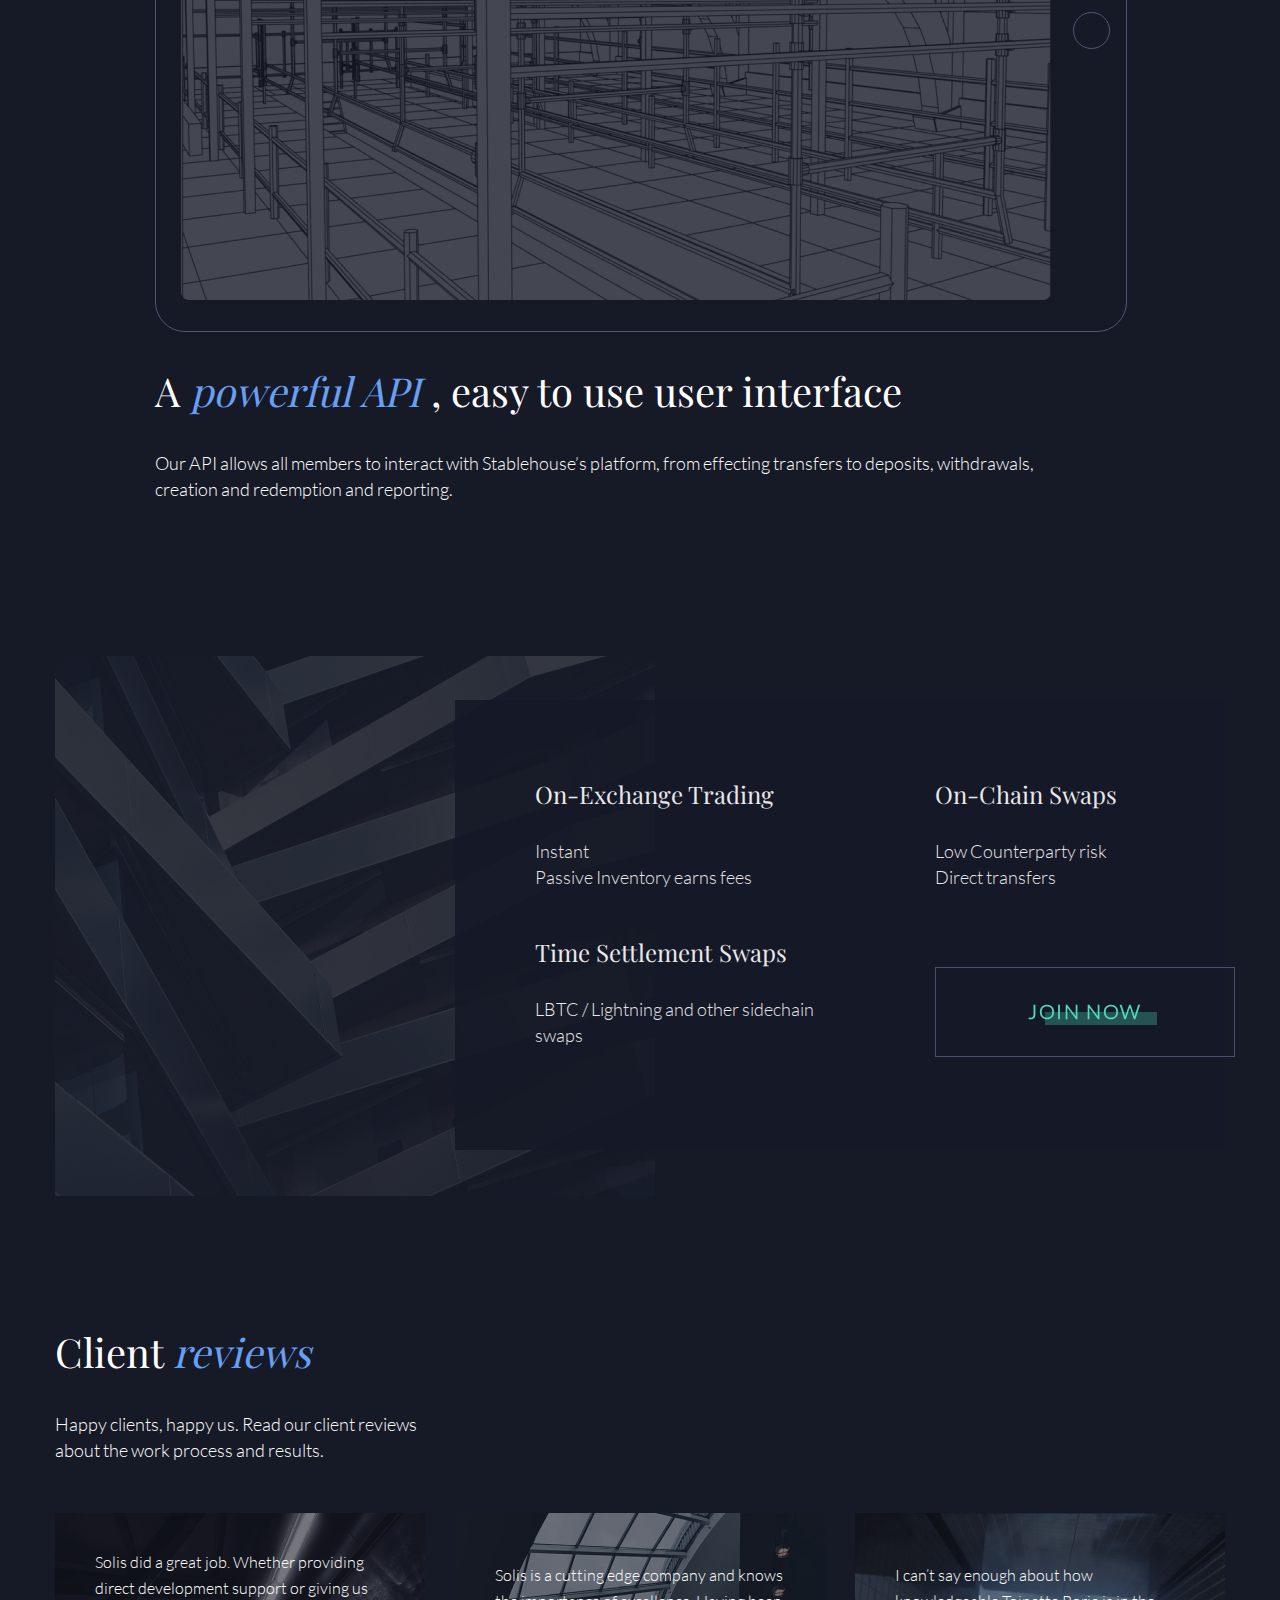
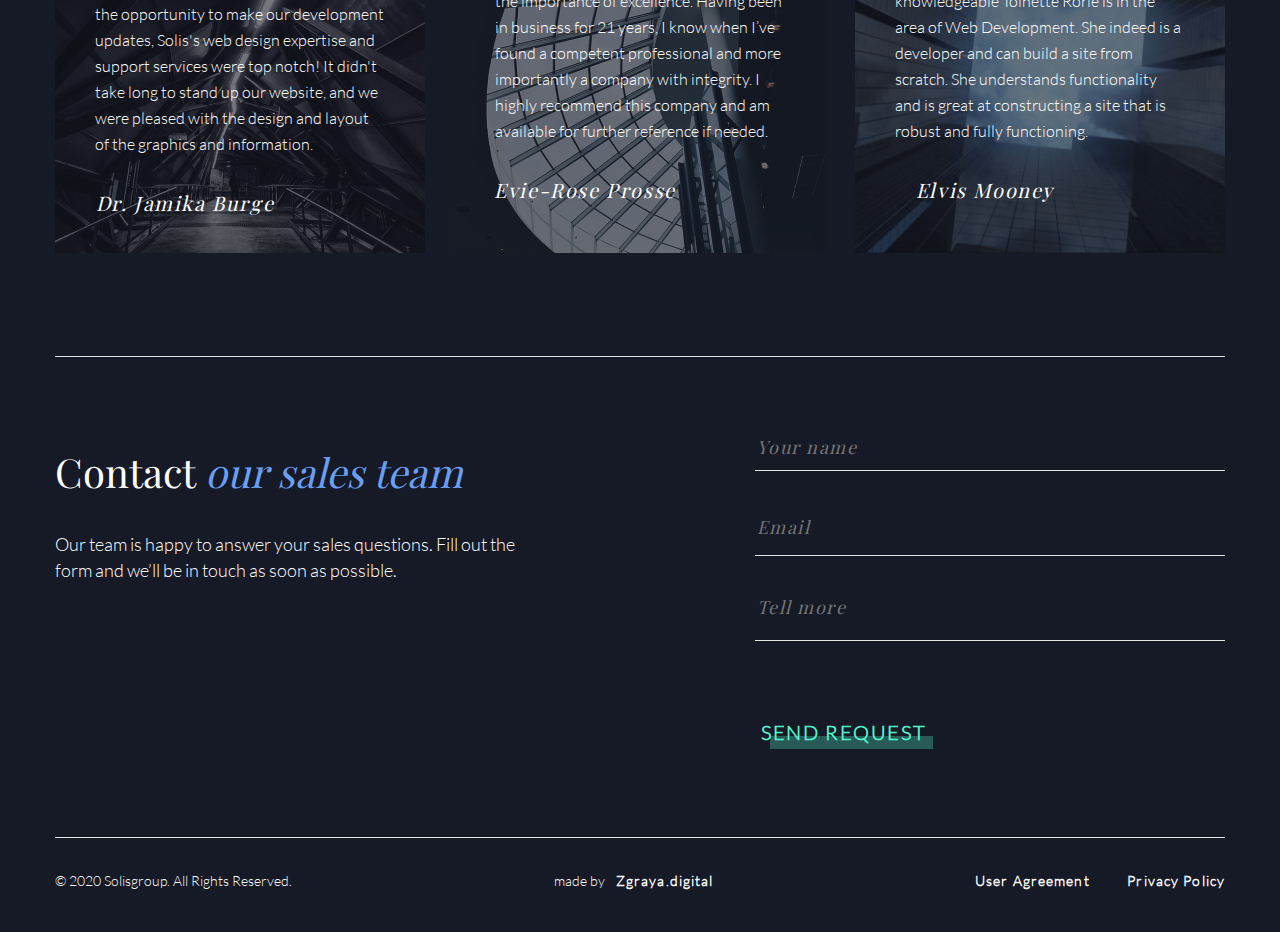
<file: dark.html>
<!DOCTYPE html>
<html lang="en">
<head>
    <meta charset="UTF-8">
    <meta name="viewport" content="width=device-width, initial-scale=1.0">
    <title>EXAM</title>
    <link rel="stylesheet" href="./css/styledark.css">
    <link rel="canonical" href="https://www.darkexamsvitlana.com/">
    <meta name="description" content="This is an Exam from Svitlana">
    <meta name="alternate" href="https://www.examsvitlana.com/">
    <link rel="icon" href="./assets/img/Union.svg" type="image/x-icon">
    <meta property="og:title" content="Your Page Title">
    <meta property="og:description" content="This is a description of your page.">
    <meta property="og:url" content="https://www.examsvitlana.com/">
    <meta property="og:image" content="https://www.examsvitlana.com/image.jpg">
    <meta property="og:type" content="website">
    <meta property="og:site_name" content="Your Site Name">
    <meta name="twitter:card" content="summary_large_image">
    <meta name="twitter:title" content="Your Page Title">
    <meta name="twitter:description" content="This is a description of your page.">
    <meta name="twitter:url" content="https://www.examsvitlana.com/">
    <meta name="twitter:image" content="https://www.examsvitlana.com/image.jpg">
    <meta name="twitter:site" content="@yourusername">
    <meta name="robots" content="index, follow">

</head>
<body>
  <header class="header">
    <div class="header__blur"></div>
    <div class="header__container">
        <div class="header__logo">
          <svg width="107" height="32">
            <use xlink:href="./assets/img/sprite.svg#logo"></use>
        </svg>
        </div>
        <nav class="header__nav">
          <input type="checkbox" class="nav__burger burger" id="nav-burger">
          <label for="nav-burger" class="burger__img"></label>
          <ul class="header__ul">
              <li class="header__list">
                  <a href="./index.html" target="_blank" class="header__link">Home</a>
              </li>
              <li class="header__list">
                  <a href="#about" class="header__link">About</a>
              </li>
              <li class="header__list">
                  <a href="#products" class="header__link">Products</a>
              </li>
              <li class="header__list">
                  <a href="#use" class="header__link">Use Cases</a>
              </li>
              <li class="header__list">
                  <a href="#prices" class="header__link">Pricing</a>
              </li>
              <li class="header__list">
                  <a href="#resources" class="header__link">Resources</a>
              </li>
          </ul>
      </nav>
      
    </div>
</header>
    <main>
        <section class="banner">
            <article class="banner__article" id="about">
                <h1 class="banner__title">  A peer-to-peer stablecoin <span class="span">clearinghouse</span> for the new economy</h1>
                <p class="banner__text">We are bringing real solutions to the payments world by leveraging public blockchains.</p>
                <div class="btn-container">
                  <button class="btn">JOIN NOW</button>
                  <div class="btn__bg"></div>
                </div>
                
            </article>
        </section>
        <section class="info">
            <div class="info__img">
              <img src="./assets/img/img-1.webp" alt="Image" loading="lazy">
            </div>
            <div class="info__block">
              <article class="info__article">
                <div class="info__items">
                  <div class="info__item">
                    <h3 class="info__title"><span class="info__subtitle">$</span>1 tril</h3>
                    <p class="info__text">Market cap potential</p>
                  </div>
                  <div class="info__divider"></div>
                  <div class="info__item">
                    <h3 class="info__title"><span class="info__subtitle">$</span>3.65 mil</h3>
                    <p class="info__text">Deposited to platform</p>
                  </div>
                  <div class="info__divider"></div>
                  <div class="info__item">
                    <h3 class="info__title">12</h3>
                    <p class="info__text">Stablecoins</p>
                  </div>
                </div>
                <div class="info__block">
                  <p class="info__text">Solis group is a new venture created with investments from and collaboration with XBTO International, XBTO Ventures and Phil Potter, formerly of bitfinex. Stablehouse is intended to launch a first-of-its-kind clearing house for stablecoins that seeks to promote the next phase of the market’s development. 
                    <br><br>
                    The API-enabled, centralized platform addresses the key issues of inconsistent liquidity, stability and accessibility which are currently preventing the stablecoin market from reaching critical mass.
                  </p>
                  <div class="btn-container">
                    <button class="btn">CONTACTS SALES</button>
                    <div class="btn__bg"></div>
                  </div>
                </div>
              </article>
            </div>
          </section>
          <section class="benefits" id="products">
                <article class="benefits__article">
                    <h2 class="benefits__title">Qualified <span class="span">traders</span> and <span class="span">liquidty</span> solutions
                    </h2>
                    <p class="benefits__text">Trade easily and efficiently between 12 stablecoins, including USDT, TrueUSD, Dai, Eurs and Gemini Dollar.</p>
                </article>
                <article class="benefits__article">
                    <h2 class="benefits__title">Settlement/OTC API and <span class="span">integration</span>
                    </h2>
                    <p class="benefits__text">Integrate OTC operations and settlements using our efficient API..</p>
                </article>
                <article class="benefits__article">
                    <h2 class="benefits__title">The best <span class="span"> payments   solutions </span>
                    </h2>
                    <p class="benefits__text">For all stablecoin payments, from point-of-sale transactions to website solutions. If you use stablecoins in your business, Stablehouse is for you.</p>
                </article>
                <article class="benefits__article">
                    <h2 class="benefits__title"><span class="span">Treasury</span> and <span class="span">returns</span> for stablecoin stores
                    </h2>
                    <p class="benefits__text">Automate your stablecoin store with instant payments and on-the-fly conversion between different stablecoins.</p>
                </article>
          </section>
          <section class="quote">
            <article class="quote__article">
                 <img src="./assets/img/quote-icon.svg" alt="icon" class="quote__icon" loading="lazy">
                <p class="quote__text">Solis Group serves as a liquidity nexus that gives stablecoin issuers, holders and exchanges certainty over access and liquidity</p>
                <p class="quote__author">Lennon Burnett, Solis Group CEO</p>
            </article>
          </section>
          <section class="video">
           <div class="video__tablet">
            <img src="./assets/img/img-3.webp" alt="img3" loading="lazy">
            <div class="video__play">
              <svg width="120" height="120">
                  <use xlink:href="./assets/img/sprite.svg#play"></use>
              </svg>
              </div>
            <div class="circle"></div>
           </div>
           <article class="video__article">
            <h2 class="video__title">A <span class="span">powerful API</span> , easy to use user interface</h2>
            <p class="video__text">Our API allows all members to interact with Stablehouse’s platform, from effecting transfers to deposits, withdrawals, creation and redemption and reporting.</p>
           </article>
          </section>
          <section class="promises" id="use">
            <div class="promises__block"></div>
            <div class="promises__block">
                <article class="promises__article">
                    <div class="promises__items">
                    <div class="promises__item">
                        <h2 class="promises__title">On-Exchange Trading</h2>
                        <p class="promises__text">Instant <br>
                            Passive Inventory earns fees</p>
                    </div>
                    <div class="promises__item">
                        <h2 class="promises__title">On-Chain Swaps</h2>
                        <p class="promises__text">Low Counterparty risk <br>
                          Direct transfers</p>
                    </div>
                    <div class="promises__item">
                        <h2 class="promises__title">Time Settlement Swaps</h2>
                        <p class="promises__text">LBTC / Lightning and other sidechain swaps</p>
                    </div>
                    <div class="btn-container">
                      <button class="btn">JOIN NOW</button>
                      <div class="btn__bg"></div>
                    </div>
                    </div>
                </article>
            </div>
          </section>
          <section class="reviews" id="prices">
            <h2 class="reviews__title">Client  <span class="span">reviews</span></h2>
            <h3 class="reviews__subtitle">Happy clients, happy us. Read our client reviews about the work process and results.</h3>
            <div class="reviews__cards">
                <article class="reviews__article">
                    <p class="reviews__text">Solis did a great job. Whether providing direct development support or giving us the opportunity to make our development updates, Solis's web design expertise and support services were top notch! It didn't take long to stand up our website, and we were pleased with the design and layout of the graphics and information. </p>
                    <p class="reviews__p">Dr. Jamika Burge</p>
                </article>
                <article class="reviews__article">
                    <p class="reviews__text">Solis is a cutting edge company and knows the importance of excellence. Having been in business for 21 years, I know when I’ve found a competent professional and more importantly a company with integrity. I highly recommend this company and am available for further reference if needed. </p>
                    <p class="reviews__p">Evie-Rose Prosse</p>
                </article>
                <article class="reviews__article">
                    <p class="reviews__text">I can’t say enough about how knowledgeable Toinette Rorie is in the area of Web Development. She indeed is a developer and can build a site from scratch. She understands functionality and is great at constructing a site that is robust and fully functioning.  </p>
                    <p class="reviews__p">Elvis Mooney</p>
                </article>            </div>
          </section>
          <section class="contacts" id="resources">
            <article class="contacts__article">
                <h2 class="contacts__title">Contact  <span class="span">our sales team</span></h2>
                <p class="contacts__text">Our team is happy to answer your sales questions. Fill out the form and we’ll be in touch as soon as possible.</p>
            </article>
            <form class="form">
                <input type="text" required placeholder="Your name" id="name" class="input">
              <div class="form__divider"></div>
                <input type="email" required placeholder="Email" id="mail" class="input">
                <div class="form__divider"></div>
                <input type="text" required placeholder="Tell more" id="more" class="input">
                <div class="form__divider"></div>
                <div class="btn-container">
                  <button class="btn">SEND REQUEST</button>
                  <div class="btn__bg"></div>
                </div>
            </form>
          </section>
    </main>
    <footer class="footer">
      <div><p class="footer__text">© 2020 Solisgroup. All Rights Reserved.</p></div>
      <div><p class="footer__text">made by </p> <p class="footer__p"> Zgraya.digital</p></div>
      <div><p class="footer__p">User Agreement  </p> <p class="footer__p">Privacy Policy</p></div>
    </footer>
</body>
</html>
</file>
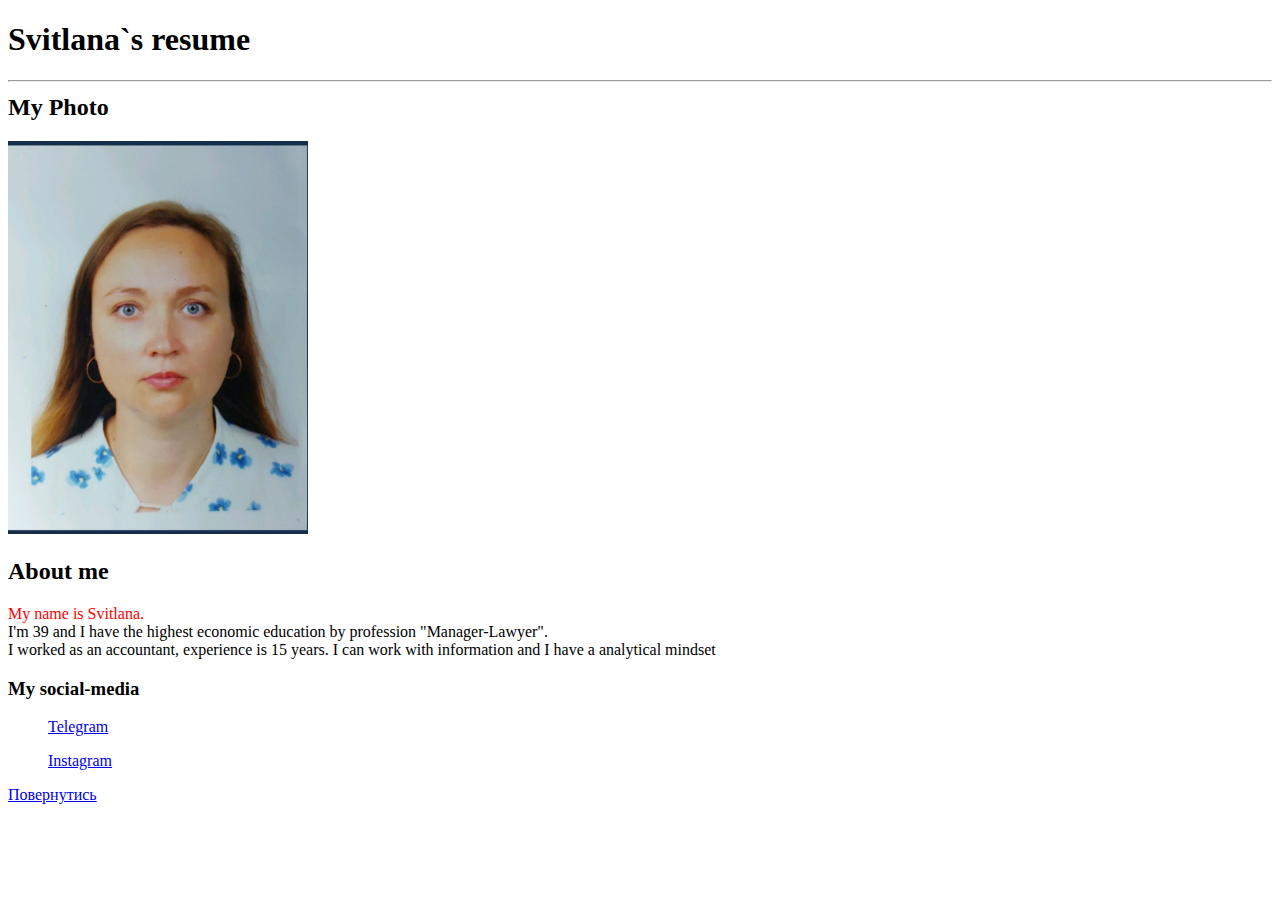
<file: Lesson_2(start)/index_eng.html>
<!DOCTYPE html>
<html lang="uk">
<head>
    <meta charset="UTF-8">
    <meta name="viewport" content="width=device-width, initial-scale=1.0">
    <title>Resume</title>
</head>
<body>
   <header>
    <h1>Svitlana`s resume</h1>
    <h2><hr>My Photo</h2>
    <img src="img/photo_2024-11-22_19-55-54.jpg" style="width: 300px;">
    <h2>About me</h2>
    <div><p><span style="color: red;">My name is Svitlana.</span><br> I'm 39 and I have the highest economic education by profession "Manager-Lawyer". <br> I worked as an accountant, 
    experience is 15 years. I can work with information and I have a analytical mindset </p></div>
    <h3>My social-media</h3>
    <ul>
    <a href="https://t.me/Svetlanab0710">Telegram</a></ul>
    <ol><a href="https://instagram.com/svetlanabelan0710?igshid=YmMyMTA2M2Y=">Instagram</a></ol>
    <li><a href="./">Повернутись</a></li>

   </header> 
</body>
</html>
</file>
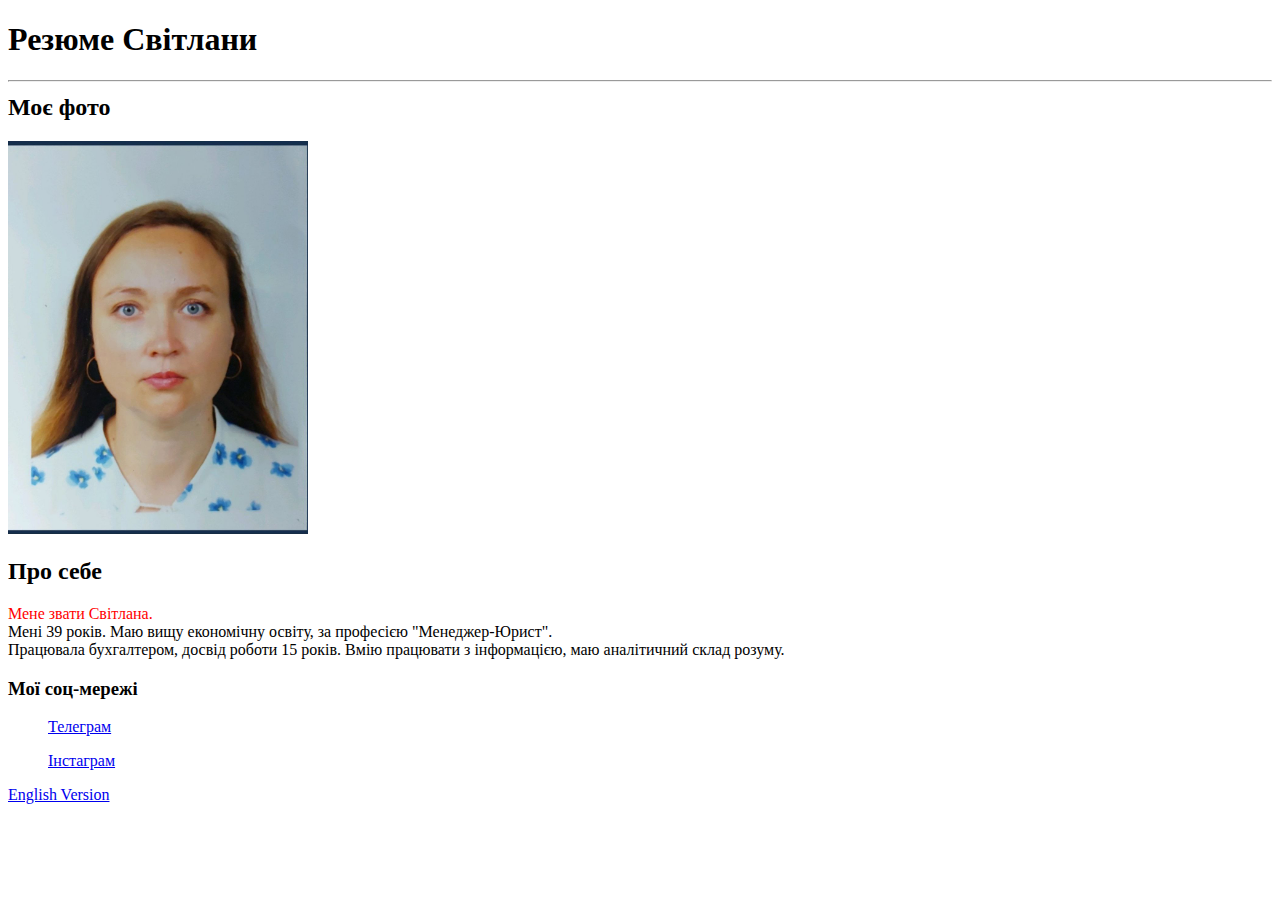
<file: Lesson_3(semantica)/index1.html>
<!DOCTYPE html>
<html lang="uk">
<head>
    <meta charset="UTF-8">
    <meta name="viewport" content="width=device-width, initial-scale=1.0">
    <title>Резюме</title>
</head>
<body>
   <header>
    <h1>Резюме Світлани</h1>
    <h2><hr>Моє фото</h2>
    <img src="img/photo_2024-11-22_19-55-54.jpg" style="width: 300px;">
    <h2>Про себе</h2>
    <div><p><span style="color: red;">Мене звати Світлана.</span><br> Мені 39 років. Маю вищу економічну освіту, за професією "Менеджер-Юрист".<br> Працювала бухгалтером, досвід роботи 15 років.
    Вмію працювати з інформацією, маю аналітичний склад розуму.</p></div>
    <h3>Мої соц-мережі</h3>
    <ul>
    <a href="https://t.me/Svetlanab0710">Телеграм</a></ul>
    <ol><a href="https://instagram.com/svetlanabelan0710?igshid=YmMyMTA2M2Y=">Інстаграм</a></ol>
    <li><a href="./index_eng1.html">English Version</a></li>

   </header> 
</body>
</html>
</file>
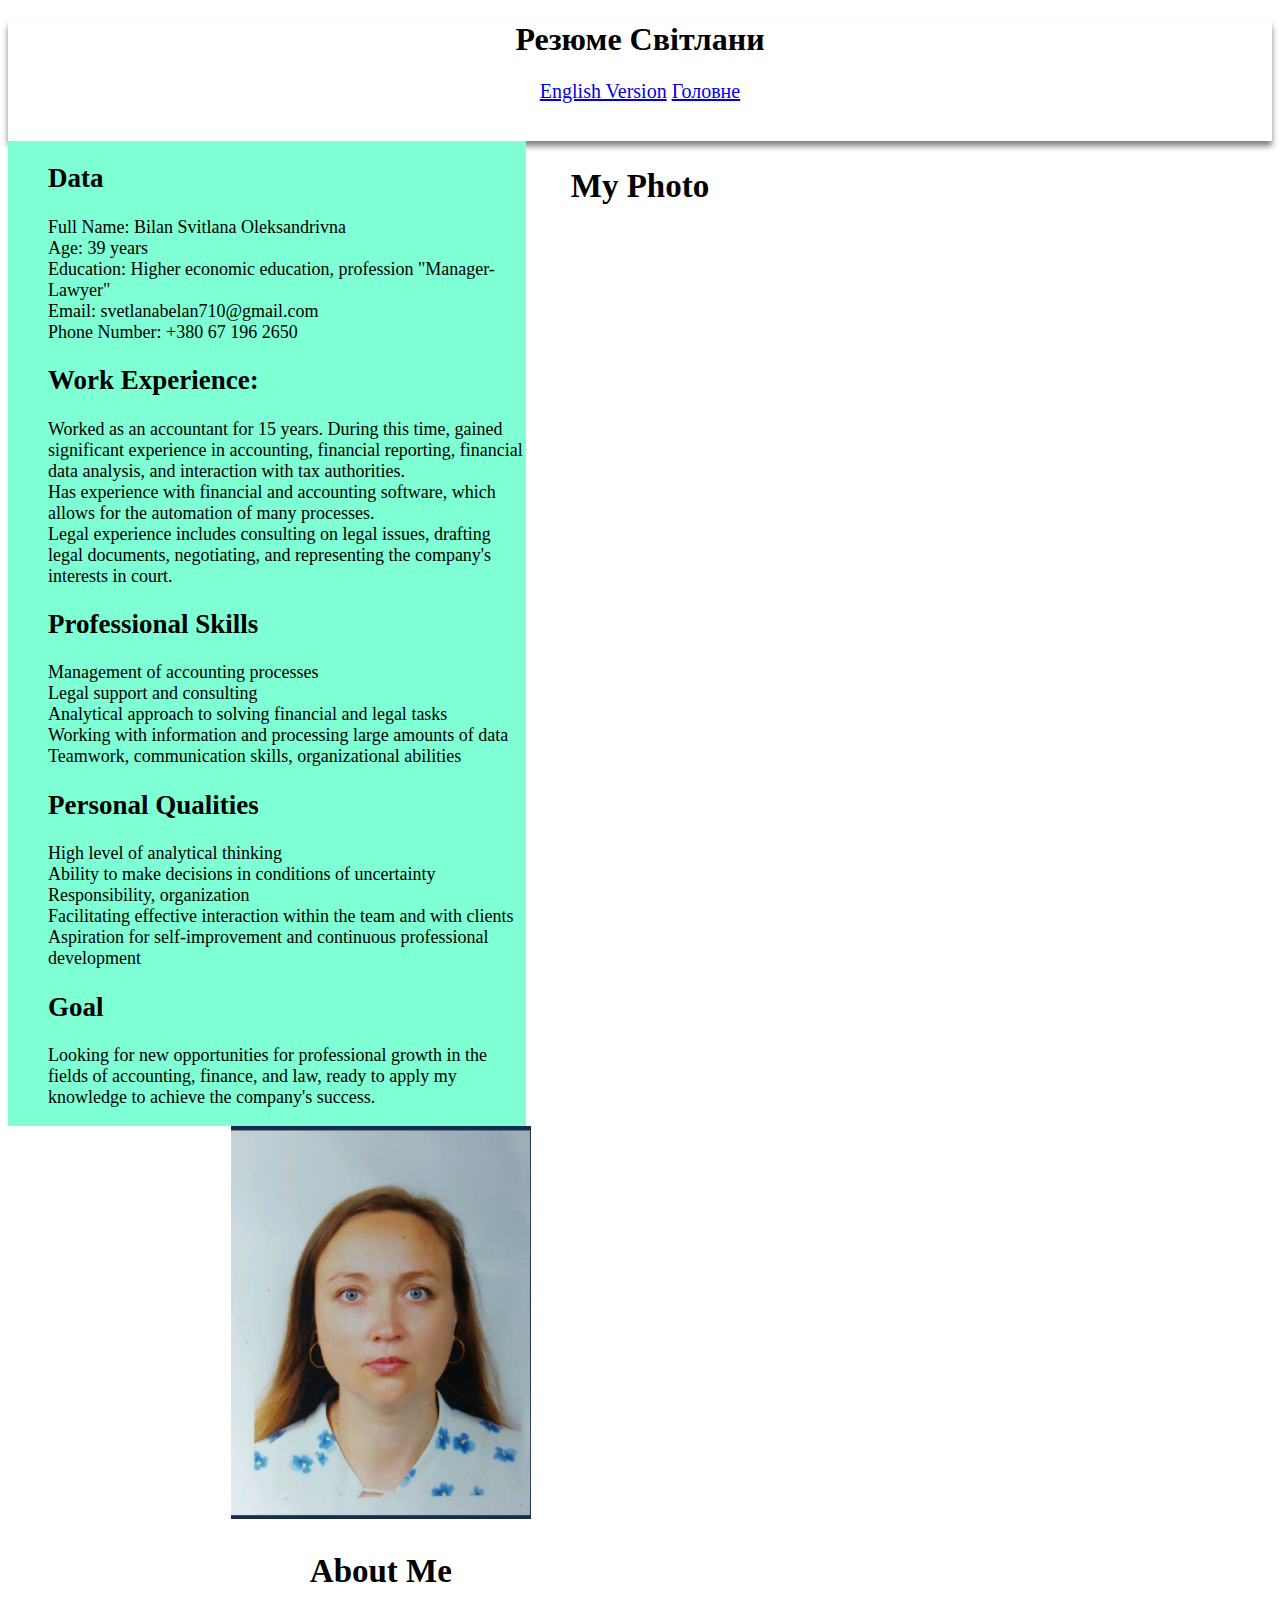
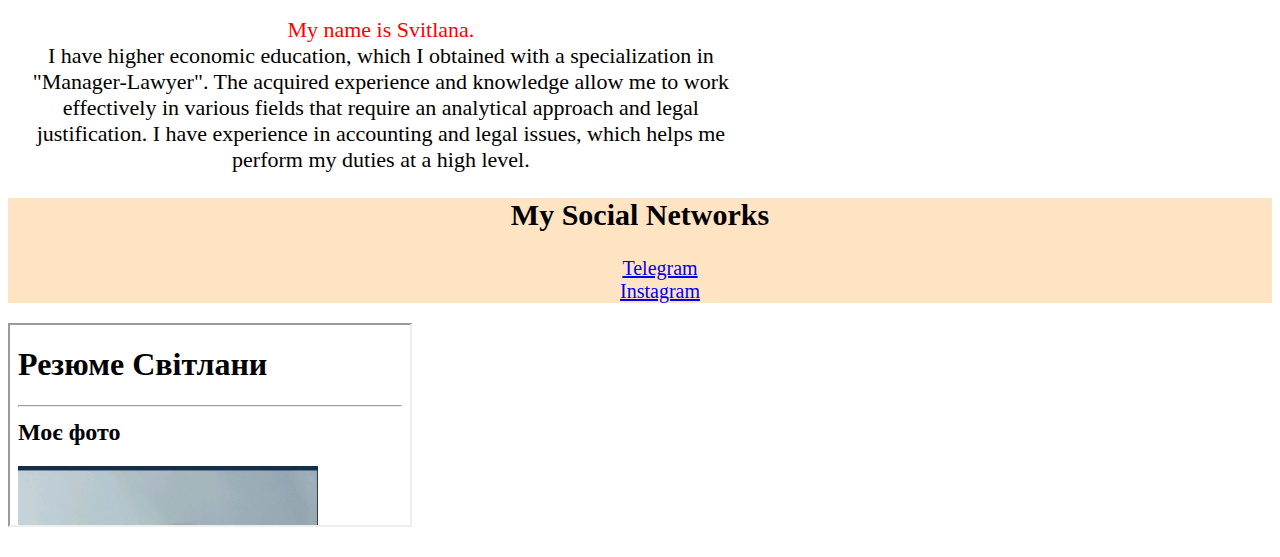
<file: Lesson_3(semantica)/index_eng.html>
<!DOCTYPE html>
<html lang="uk">
<head>
    <meta charset="UTF-8">
    <meta name="viewport" content="width=device-width, initial-scale=1.0">
    <title>Резюме</title>
</head>
<body>
   <header style="box-shadow: 0px 5px 6px 0px gray;">
    <h1 style="text-align: center;">Резюме Світлани</h1>
    <nav style="width: 100%;"><ul style="padding-left: 0; list-style-type: none; text-align: center; font-size: 20px;">
        <li style="display: inline-block; width: calc(25%-5px); "><a href="./index_eng.html">English Version</a></li>
        <li style="display: inline-block; width: calc(25%-5px); "><a href="#img">Головне</a>
    </ul><br>
    </nav>
</header>
    <aside style="float: left; background-color: aquamarine; width: 41%;"><section><article>
    <ul style="font-size: 18px;" style="list-style-type: none;">
        <h2 id="dani">Data</h2>
        <li style="display:block;">Full Name: Bilan Svitlana Oleksandrivna</li>
        <li style="display:block;">Age: 39 years</li>
        <li style="display:block;">Education: Higher economic education, profession "Manager-Lawyer"</li>
        <li style="display:block;">Email: svetlanabelan710@gmail.com</li>
        <li style="display:block;">Phone Number: +380 67 196 2650</li>
        <h2>Work Experience:</h2>
        <li style="display:block;">
            Worked as an accountant for 15 years. During this time, gained significant experience in accounting, financial reporting, financial data analysis, and interaction with tax authorities.
        </li>
        <li style="display:block;">
            Has experience with financial and accounting software, which allows for the automation of many processes.
        </li>
        <li style="display:block;">
            Legal experience includes consulting on legal issues, drafting legal documents, negotiating, and representing the company's interests in court.
        </li>
        <h2>Professional Skills</h2>
        <li style="display:block;">Management of accounting processes</li>
        <li style="display:block;">Legal support and consulting</li>
        <li style="display:block;">Analytical approach to solving financial and legal tasks</li>
        <li style="display:block;">Working with information and processing large amounts of data</li>
        <li style="display:block;">Teamwork, communication skills, organizational abilities</li>
        <h2>Personal Qualities</h2>
        <li style="display:block;">High level of analytical thinking</li>
        <li style="display:block;">Ability to make decisions in conditions of uncertainty</li>
        <li style="display:block;">Responsibility, organization</li>
        <li style="display:block;">Facilitating effective interaction within the team and with clients</li>
        <li style="display:block;">Aspiration for self-improvement and continuous professional development</li>
        <h2>Goal</h2>
        <li style="display:block;">
            Looking for new opportunities for professional growth in the fields of accounting, finance, and law, ready to apply my knowledge to achieve the company's success.
        </li>
        </ul>
        </article>
        </section>
        </aside>
        <main style="width:59%; text-align: center; font-size: 22px;">
            <h2 id="img">My Photo</h2>
            <img src="img/photo_2024-11-22_19-55-54.jpg" style="width: 300px;">
            <h2 id="about">About Me</h2>
            <div>
                <p><span style="color: red;">My name is Svitlana.</span><br> I have higher economic education, which I obtained with a specialization in "Manager-Lawyer".
                The acquired experience and knowledge allow me to work effectively in various fields that require an analytical approach and legal justification. I have experience in accounting and legal issues, which helps me perform my duties at a high level.
                </p>
            </div>
        </main>
        <footer style="width: 100%; background-color: bisque; font-size: 20px; text-align: center;">
            <h2>My Social Networks</h2>
            <ul style="list-style-type: none;">
                <li><a href="https://t.me/Svetlanab0710">Telegram</a></li>
                <li><a href="https://www.instagram.com/svitlanab0710?igsh=MXZqOTJiZXJqNDU3dg==">Instagram</a></li>
            </ul>
        </footer>
        
    <li><iframe src="index1.html" style="width: 400px; height: 200px;"></iframe></li>
    <br>
    </footer>

   
</body>
</html>
</file>
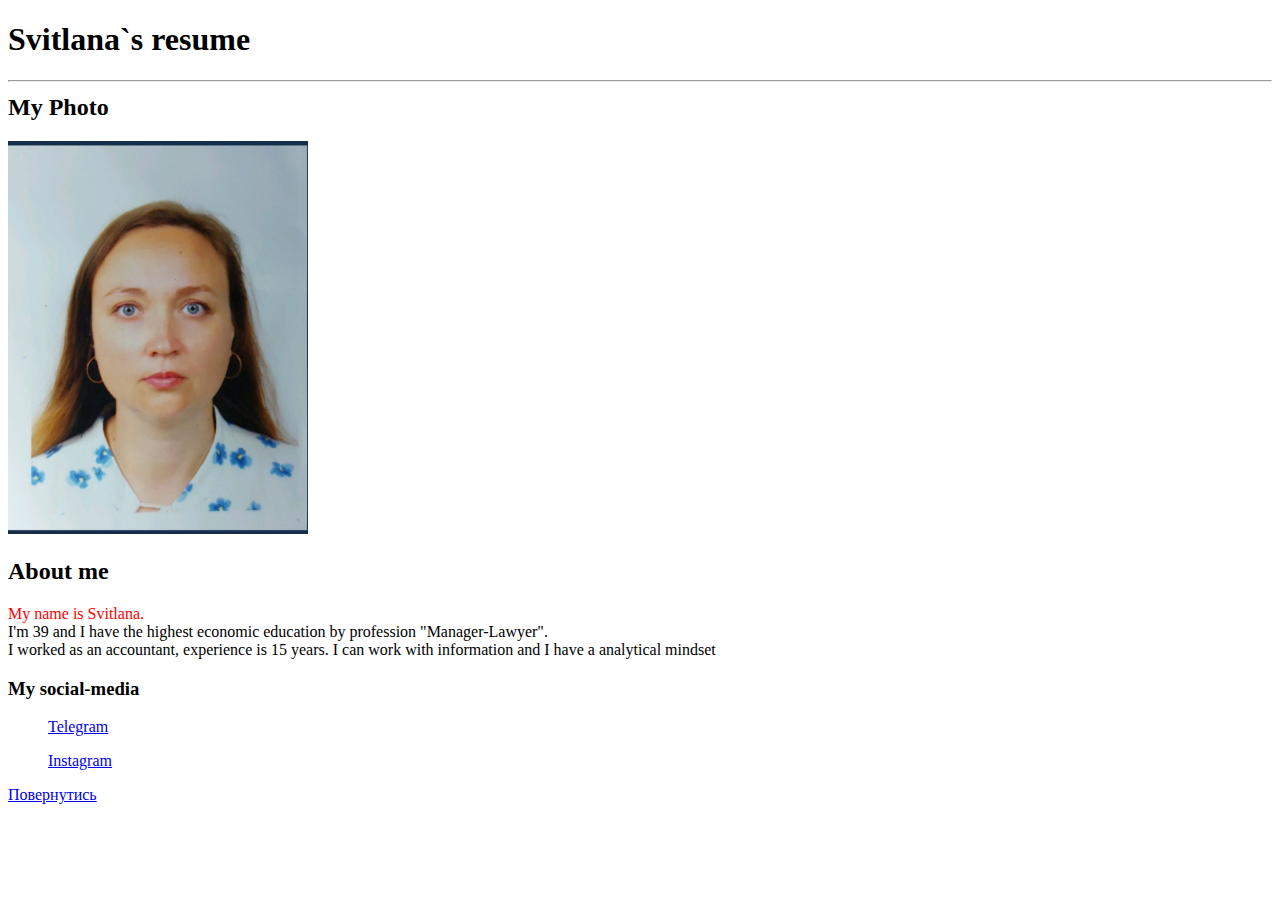
<file: Lesson_3(semantica)/index_eng1.html>
<!DOCTYPE html>
<html lang="uk">
<head>
    <meta charset="UTF-8">
    <meta name="viewport" content="width=device-width, initial-scale=1.0">
    <title>Resume</title>
</head>
<body>
   <header>
    <h1>Svitlana`s resume</h1>
    <h2><hr>My Photo</h2>
    <img src="img/photo_2024-11-22_19-55-54.jpg" style="width: 300px;">
    <h2>About me</h2>
    <div><p><span style="color: red;">My name is Svitlana.</span><br> I'm 39 and I have the highest economic education by profession "Manager-Lawyer". <br> I worked as an accountant, 
    experience is 15 years. I can work with information and I have a analytical mindset </p></div>
    <h3>My social-media</h3>
    <ul>
    <a href="https://t.me/Svetlanab0710">Telegram</a></ul>
    <ol><a href="https://instagram.com/svetlanabelan0710?igshid=YmMyMTA2M2Y=">Instagram</a></ol>
    <li><a href="./index1.html">Повернутись</a></li>

   </header> 
</body>
</html>
</file>
<file: css/style.css>
@font-face {
  font-family: "Roboto";
  src: url(../assets/fonts/Roboto/Roboto-VariableFont_wdth\,wght.ttf);
  font-weight: normal;
  font-style: normal;
}
body {
  overflow-x: hidden;
}

.flip-container {
  -webkit-perspective: 1000px;
          perspective: 1000px;
  display: -webkit-box;
  display: -ms-flexbox;
  display: flex;
  -webkit-box-pack: center;
      -ms-flex-pack: center;
          justify-content: center;
  -ms-flex-wrap: wrap;
      flex-wrap: wrap;
  -webkit-box-align: center;
      -ms-flex-align: center;
          align-items: center;
}

.flip-card {
  width: 300px;
  height: 400px;
  -webkit-transition: -webkit-transform 0.6s;
  transition: -webkit-transform 0.6s;
  transition: transform 0.6s;
  transition: transform 0.6s, -webkit-transform 0.6s;
  -webkit-transform-style: preserve-3d;
          transform-style: preserve-3d;
  position: relative;
}

.flip-card:hover {
  -webkit-transform: rotateY(180deg);
          transform: rotateY(180deg);
}

.flip-card-front, .flip-card-back {
  position: absolute;
  width: 100%;
  height: 100%;
  -webkit-backface-visibility: hidden;
          backface-visibility: hidden;
}

.flip-card-front {
  background-color: #edebeb;
  color: black;
  border-radius: 20px;
  display: -webkit-box;
  display: -ms-flexbox;
  display: flex;
  -webkit-box-pack: center;
      -ms-flex-pack: center;
          justify-content: center;
  -webkit-box-align: center;
      -ms-flex-align: center;
          align-items: center;
}

.flip-card-back {
  background-color: #fff;
  color: white;
  -webkit-transform: rotateY(180deg);
          transform: rotateY(180deg);
  border: 4px solid black;
  border-radius: 20px;
  display: -webkit-box;
  display: -ms-flexbox;
  display: flex;
  -webkit-box-pack: center;
      -ms-flex-pack: center;
          justify-content: center;
  -webkit-box-align: center;
      -ms-flex-align: center;
          align-items: center;
}

img[alt=back-card] {
  width: 250px;
  height: 350px;
}

.suit-black {
  width: 50px;
  height: 100px;
  display: -webkit-box;
  display: -ms-flexbox;
  display: flex;
  -ms-flex-item-align: start;
      align-self: flex-start;
  -webkit-box-orient: vertical;
  -webkit-box-direction: normal;
      -ms-flex-direction: column;
          flex-direction: column;
  -webkit-box-align: center;
      -ms-flex-align: center;
          align-items: center;
  -webkit-box-pack: center;
      -ms-flex-pack: center;
          justify-content: center;
}
.suit-black__rotated {
  width: 50px;
  height: 100px;
  display: -webkit-box;
  display: -ms-flexbox;
  display: flex;
  -ms-flex-item-align: end;
      align-self: flex-end;
  -webkit-box-orient: vertical;
  -webkit-box-direction: normal;
      -ms-flex-direction: column;
          flex-direction: column;
  -webkit-box-align: center;
      -ms-flex-align: center;
          align-items: center;
  -webkit-box-pack: center;
      -ms-flex-pack: center;
          justify-content: center;
  -webkit-transform: rotate(180deg);
          transform: rotate(180deg);
}
.suit-black__rotated img {
  width: 35px;
  height: 35px;
  margin: 0;
}
.suit-black__images {
  width: 250px;
  height: 350px;
  display: -webkit-box;
  display: -ms-flexbox;
  display: flex;
  -webkit-box-pack: center;
      -ms-flex-pack: center;
          justify-content: center;
  -webkit-box-align: center;
      -ms-flex-align: center;
          align-items: center;
}
.suit-black__images img {
  width: 220px;
  height: 320px;
}
.suit-black img {
  width: 35px;
  height: 35px;
  margin: 0;
}
.suit-black__num {
  color: black;
  font-family: "Roboto", sans-serif;
  font-size: 55px;
  margin: 0;
}
.suit-black__number {
  width: 250px;
  height: 350px;
  display: -webkit-box;
  display: -ms-flexbox;
  display: flex;
  -webkit-box-pack: justify;
      -ms-flex-pack: justify;
          justify-content: space-between;
  -webkit-box-align: center;
      -ms-flex-align: center;
          align-items: center;
  margin-left: auto;
}
.suit-black__number img {
  width: 62px;
  height: 62px;
}
.suit-black__block {
  display: -webkit-box;
  display: -ms-flexbox;
  display: flex;
  -webkit-box-orient: vertical;
  -webkit-box-direction: normal;
      -ms-flex-direction: column;
          flex-direction: column;
  gap: 40px;
}
.suit-black__block img[alt=rotate] {
  -webkit-transform: rotate(180deg);
          transform: rotate(180deg);
}
.suit-black__block img[alt=absolute] {
  position: absolute;
  left: 117px;
  top: 117px;
}
.suit-black__block img[alt=absolute-rotate] {
  position: absolute;
  -webkit-transform: rotate(180deg);
          transform: rotate(180deg);
  left: 117px;
  bottom: 117px;
}
.suit-black__block img[alt=absolute-ten] {
  position: absolute;
  left: 117px;
  top: 70px;
}
.suit-black__block img[alt=absolute-rotate__ten] {
  position: absolute;
  -webkit-transform: rotate(180deg);
          transform: rotate(180deg);
  left: 117px;
  bottom: 70px;
}
.suit-black__ace {
  width: 200px;
  height: 200px;
  display: -webkit-box;
  display: -ms-flexbox;
  display: flex;
  -webkit-box-pack: center;
      -ms-flex-pack: center;
          justify-content: center;
  -webkit-box-align: center;
      -ms-flex-align: center;
          align-items: center;
}
.suit-black__ace img {
  width: 150px;
  height: 150px;
}

.suit-red {
  width: 50px;
  height: 100px;
  display: -webkit-box;
  display: -ms-flexbox;
  display: flex;
  -ms-flex-item-align: start;
      align-self: flex-start;
  -webkit-box-orient: vertical;
  -webkit-box-direction: normal;
      -ms-flex-direction: column;
          flex-direction: column;
  -webkit-box-align: center;
      -ms-flex-align: center;
          align-items: center;
  -webkit-box-pack: center;
      -ms-flex-pack: center;
          justify-content: center;
}
.suit-red__rotated {
  width: 50px;
  height: 100px;
  display: -webkit-box;
  display: -ms-flexbox;
  display: flex;
  -ms-flex-item-align: end;
      align-self: flex-end;
  -webkit-box-orient: vertical;
  -webkit-box-direction: normal;
      -ms-flex-direction: column;
          flex-direction: column;
  -webkit-box-align: center;
      -ms-flex-align: center;
          align-items: center;
  -webkit-box-pack: center;
      -ms-flex-pack: center;
          justify-content: center;
  -webkit-transform: rotate(180deg);
          transform: rotate(180deg);
}
.suit-red__rotated img {
  width: 35px;
  height: 35px;
  margin: 0;
}
.suit-red__images {
  width: 250px;
  height: 350px;
  display: -webkit-box;
  display: -ms-flexbox;
  display: flex;
  -webkit-box-pack: center;
      -ms-flex-pack: center;
          justify-content: center;
  -webkit-box-align: center;
      -ms-flex-align: center;
          align-items: center;
}
.suit-red__images img {
  width: 220px;
  height: 320px;
}
.suit-red img {
  width: 35px;
  height: 35px;
  margin: 0;
}
.suit-red__num {
  color: #ff0000;
  font-family: "Roboto", sans-serif;
  font-size: 55px;
  margin: 0;
}
.suit-red__number {
  width: 250px;
  height: 350px;
  display: -webkit-box;
  display: -ms-flexbox;
  display: flex;
  -webkit-box-pack: justify;
      -ms-flex-pack: justify;
          justify-content: space-between;
  -webkit-box-align: center;
      -ms-flex-align: center;
          align-items: center;
  margin-left: auto;
}
.suit-red__number img {
  width: 62px;
  height: 62px;
}
.suit-red__block {
  display: -webkit-box;
  display: -ms-flexbox;
  display: flex;
  -webkit-box-orient: vertical;
  -webkit-box-direction: normal;
      -ms-flex-direction: column;
          flex-direction: column;
  gap: 40px;
}
.suit-red__block img[alt=rotate] {
  -webkit-transform: rotate(180deg);
          transform: rotate(180deg);
}
.suit-red__block img[alt=absolute] {
  position: absolute;
  left: 117px;
  top: 117px;
}
.suit-red__block img[alt=absolute-rotate] {
  position: absolute;
  -webkit-transform: rotate(180deg);
          transform: rotate(180deg);
  left: 117px;
  bottom: 117px;
}
.suit-red__block img[alt=absolute-ten] {
  position: absolute;
  left: 117px;
  top: 70px;
}
.suit-red__block img[alt=absolute-rotate__ten] {
  position: absolute;
  -webkit-transform: rotate(180deg);
          transform: rotate(180deg);
  left: 117px;
  bottom: 70px;
}
.suit-red__ace {
  width: 200px;
  height: 200px;
  display: -webkit-box;
  display: -ms-flexbox;
  display: flex;
  -webkit-box-pack: center;
      -ms-flex-pack: center;
          justify-content: center;
  -webkit-box-align: center;
      -ms-flex-align: center;
          align-items: center;
}
.suit-red__ace img {
  width: 150px;
  height: 150px;
}/*# sourceMappingURL=style.css.map */
</file>
<file: Lesson_4(CSS start)/index.css>
body{
    background-color: #2E4053;
    color: aliceblue;
}
header{
    box-shadow: 0px 5px 6px 0px gray;
    margin-bottom: 20px;
    background-color: #2C3E50;
}
h1{
    text-align: center;
}
nav{
    width: 100%;
}
.ulStart{
    padding-left: 0;
     list-style-type: none;
      text-align: center;
       font-size: 20px;
}
.liStart{
    display: inline-block;
     width: calc(25%-5px); 
     font-size: 20px;
}
aside{
    float: left;
     background-color:#34495E;
       width: 40%;
}
li{
    display: block;
}
main{
    float: left;
    width:60%;
     text-align: center; 
     font-size: 22px;
     background-color: #2E4053;
}
footer{
    clear: both;
    background-color: #321f1b;
    width: 100%;
      font-size: 20px;
       text-align: center;
}
#img1{
    width: 300px;
    border: ridge 10px black;
}
a{
    color: inherit;
    text-decoration: none;
}
</file>
<file: Lesson_7(Form)/css/style.css>
*{
    box-sizing: border-box;
}
body {
    font-family: "Open Sans", sans-serif;
    font-size: var(--main-font-size);
    min-height: 100vh;
    display: flex;
    flex-direction: column;
    justify-content: space-between;
}

.container {
    width: 1140px;
    margin: 0 auto;
}
.flex-block{
    display: flex;
    justify-content: space-around;
    align-items: center;
}
.header {
    padding: 25px 0;
    text-align: center;
}

.menu {
    display: flex;
    justify-content: center;
    gap: 40px;
    margin: 0;
    padding-left: 0;
    list-style-type: none;
}

.menu__link {
    text-decoration: none;
    color: #828282;
}

.menu__link:hover {
    color: #070707;
    font-weight: 900;
    cursor: pointer;
    transition: all .1s ease-in;
}

.nav {
    position: relative;
}

.title_1 {
    font-size: 48px;
    font-weight: bold;
    margin-top: 15px;
    margin-bottom: 50px;
}
.buttons_btn:first-of-type {
    margin-right: 14px;
}
.buttons_btn{
    background: #3a3b3d;
    color: #fff;
    border-radius: 18px;
    padding: 8px 14px;
    border: none;
    outline: none;
}
.form{
    max-width: 350px;
    background: linear-gradient(5deg, #FFA500, #FF4500);
    margin: 0 auto;
    padding: 20px;
    border-radius: 16px;
    box-shadow: 1px 5px 13px 4px #426b6d;
}
.form input,
.form textarea,
.form select{
    width: 100%;
    padding: 5px 8px;
    border-radius: 8px;
    font-size: 0.9rem;
    border: none;
}
.form label{
     display: inline-block;
     margin-bottom: 8px;
     color: #ffffff;
}
form input[type="text"]{
    height: 100px;
}
button{
    background: linear-gradient(5deg, #FFA500, #FF4500);
    border-radius: 16px;
    box-shadow: 1px 5px 13px 4px #426b6d;
    width: 100px;
    height: 50px;
    color: white
}
.form input[type="checkbox"]{
    width: 20%;
}
</file>
<file: css/styledark.css>
.contacts__title, .reviews__title, .video__title, .benefits__title {
  font-family: "Playfair", sans-serif;
  font-size: 40px;
  font-weight: 400;
  line-height: 48px;
  color: #262a3f;
}

.promises__text, .video__text, .benefits__text, .info__text, .banner__text {
  font-family: "Lato", sans-serif;
  font-size: 18px;
  font-weight: 300;
  line-height: 26px;
  color: #262a3f;
}

@font-face {
  font-family: "Lato";
  src: url(../assets/fonts/Lato/Lato-Light.ttf);
  font-weight: normal;
  font-style: normal;
}
@font-face {
  font-family: "PlayFair";
  src: url(../assets/fonts/Playfair_Display/PlayfairDisplay-VariableFont_wght.ttf);
  font-style: normal;
  font-weight: normal;
}
body {
  font-size: var(16px);
  background-color: #161926;
  font-family: var("Montserrat", sans-serif);
  color: #fff;
  overflow-x: hidden;
}

.header {
  width: 100%;
  height: 80px;
  position: absolute;
  z-index: 1;
  top: 50px;
}
.header__logo {
  width: 107px;
  height: 32px;
  margin-top: 50px;
  fill: #fff;
}
.header__nav {
  width: 490px;
  height: 24px;
  margin-top: 20px;
}
.header__container {
  display: -webkit-box;
  display: -ms-flexbox;
  display: flex;
  -webkit-box-pack: justify;
      -ms-flex-pack: justify;
          justify-content: space-between;
  -webkit-box-align: center;
      -ms-flex-align: center;
          align-items: center;
  width: 1170px;
  height: 32px;
  margin: auto;
}
.header__ul {
  display: -webkit-box;
  display: -ms-flexbox;
  display: flex;
  -webkit-box-pack: justify;
      -ms-flex-pack: justify;
          justify-content: space-between;
  width: 490px;
}
@media screen and (max-width: 992px) {
  .header__ul {
    position: absolute;
    right: 0;
    top: -100%;
    width: 340px;
    visibility: hidden;
    opacity: 0;
    -webkit-box-orient: vertical;
    -webkit-box-direction: normal;
        -ms-flex-direction: column;
            flex-direction: column;
    z-index: 2;
    background: #85b4c7;
    padding: 0 0;
    gap: 0;
    -webkit-transition: all 0.5s;
    transition: all 0.5s;
  }
}
.header__list {
  list-style-type: none;
  font-family: "Lato";
  font-size: 14px;
  font-weight: 400;
  line-height: 24px;
  letter-spacing: 0.08em;
  color: #262A3F;
}
@media screen and (max-width: 992px) {
  .header__list {
    text-align: center;
    padding: 10px 0;
    border: 1px solid #e5d9d9;
  }
}
.header__blur {
  position: absolute;
  top: 0;
  left: 0;
  width: 1500px;
  height: 80px;
  background: -webkit-gradient(linear, left bottom, left top, from(rgba(22, 25, 38, 0.02)), to(rgba(22, 25, 38, 0.02))), -webkit-gradient(linear, right top, left top, from(rgba(22, 25, 38, 0.5)), color-stop(24.1%, rgba(22, 25, 38, 0)), color-stop(47.19%, rgba(22, 25, 38, 0)));
  background: linear-gradient(0deg, rgba(22, 25, 38, 0.02), rgba(22, 25, 38, 0.02)), linear-gradient(270deg, rgba(22, 25, 38, 0.5) 0%, rgba(22, 25, 38, 0) 24.1%, rgba(22, 25, 38, 0) 47.19%);
  -webkit-backdrop-filter: blur(4px);
          backdrop-filter: blur(4px);
  z-index: -1;
}

.nav__burger {
  display: none;
}
@media screen and (max-width: 992px) {
  .nav__burger:checked ~ .header__ul {
    visibility: visible;
    opacity: 1;
    top: 68px;
  }
  .nav__burger:checked ~ .burger__img {
    -webkit-transform: rotate(315deg);
            transform: rotate(315deg);
    -webkit-transition: all 0.44s;
    transition: all 0.44s;
  }
  .nav__burger:checked ~ .burger__img::before {
    opacity: 0;
  }
  .nav__burger:checked ~ .burger__img::after {
    -webkit-transform: rotate(90deg);
            transform: rotate(90deg);
    top: 0;
  }
}

.burger__img {
  display: none;
}
@media screen and (max-width: 992px) {
  .burger__img {
    display: inline-block;
    position: relative;
    width: 34px;
    height: 2px;
    background-color: #000;
    cursor: pointer;
  }
  .burger__img::after, .burger__img::before {
    content: "";
    position: absolute;
    width: 100%;
    height: 2px;
    background-color: #000;
    top: 10px;
  }
  .burger__img::after {
    top: -10px;
  }
}

.header__link {
  position: relative;
  text-decoration: none;
  color: #fff;
  font-size: 0.875rem;
  font-weight: 400;
}
.header__link::after {
  content: "";
  position: absolute;
  bottom: -5px;
  left: -14px;
  -webkit-transform: translateX(10%);
          transform: translateX(10%);
  width: 0;
  height: 1px;
  opacity: 0;
  background: #53F3CD;
  -webkit-transition: all 0.55s;
  transition: all 0.55s;
}
.header__link:hover::after {
  left: 0;
  -webkit-transform: translateX(12%);
          transform: translateX(12%);
  width: 76%;
  opacity: 1;
}

.banner {
  width: 100%;
  height: 1321px;
  background: url(../assets/img/bg__dark.webp) no-repeat center center;
  background-size: cover;
  display: -webkit-box;
  display: -ms-flexbox;
  display: flex;
  -webkit-box-align: center;
      -ms-flex-align: center;
          align-items: center;
}
.banner__article {
  margin-left: 150px;
  width: 523px;
  height: 302px;
  margin-bottom: 300px;
}
.banner__title {
  font-family: "Playfair", sans-serif;
  font-size: 44px;
  font-weight: 400;
  line-height: 52px;
  width: 523px;
}
.banner__text {
  color: #fff;
  width: 439px;
}

.span {
  font-family: "PlayFair", sans-serif;
  font-size: 44px;
  font-style: italic;
  font-weight: 400;
  line-height: 52px;
  color: #689FF2;
}

.btn-container {
  position: relative;
  display: inline-block;
}
.btn-container .btn {
  font-family: "Lato", sans-serif;
  font-size: 20px;
  font-weight: 700;
  line-height: 20px;
  letter-spacing: 0.08em;
  margin-top: 50px;
  background: none;
  border: none;
  color: #53F3CD;
  position: relative;
  z-index: 1;
  -webkit-transition: color 0.3s;
  transition: color 0.3s;
}
.btn-container .btn:hover {
  color: #02E0AB;
  cursor: pointer;
}
.btn-container .btn__bg {
  position: absolute;
  width: 112px;
  height: 13px;
  background-color: #53F3CD;
  opacity: 30%;
  top: 62px;
  left: 15px;
  z-index: 0;
  -webkit-transition: background-color 0.3s;
  transition: background-color 0.3s;
}
.btn-container .btn:hover + .btn__bg {
  background-color: #02E0AB;
}

.info {
  width: 1170px;
  height: 670px;
  position: absolute;
  margin-left: 160px;
  top: 870px;
}
.info__img {
  width: 570px;
  height: 670px;
}
.info__block {
  width: 600px;
  height: 670px;
  margin-top: 30px;
}
.info__article {
  width: 770px;
  height: 580px;
  position: absolute;
  opacity: 0.9;
  background-color: #161926;
  top: 27px;
  margin-left: 400px;
  display: -webkit-box;
  display: -ms-flexbox;
  display: flex;
  -webkit-box-pack: justify;
      -ms-flex-pack: justify;
          justify-content: space-between;
  padding: 20px;
}
.info__items {
  width: 370px;
  height: auto;
  gap: 40px;
  display: -webkit-box;
  display: -ms-flexbox;
  display: flex;
  -webkit-box-orient: vertical;
  -webkit-box-direction: normal;
      -ms-flex-direction: column;
          flex-direction: column;
  -webkit-box-align: start;
      -ms-flex-align: start;
          align-items: flex-start;
}
.info__item {
  width: 370px;
  display: -webkit-box;
  display: -ms-flexbox;
  display: flex;
  -webkit-box-align: center;
      -ms-flex-align: center;
          align-items: center;
  -webkit-box-orient: vertical;
  -webkit-box-direction: normal;
      -ms-flex-direction: column;
          flex-direction: column;
  margin: auto;
}
.info__title {
  font-family: "Playfair", sans-serif;
  font-size: 68px;
  font-weight: 400;
  line-height: 72px;
  color: #fff;
  margin: 0 10px 0 0;
}
.info__subtitle {
  font-family: "Playfair", sans-serif;
  font-size: 40px;
  font-weight: 400;
  line-height: 50px;
  color: #fff;
  margin: 0;
  padding: 10px;
}
.info__text {
  margin: 10px 0 0 0;
  color: #fff;
}
.info__divider {
  border: 1px solid #85BBB1;
  width: 100px;
  margin: 0 auto;
}
.info .btn__bg {
  top: calc(100% - 10px);
  width: 182px;
}

.benefits {
  width: 1170px;
  height: 620px;
  margin: auto;
  margin-top: 330px;
  display: -webkit-box;
  display: -ms-flexbox;
  display: flex;
  -webkit-box-pack: justify;
      -ms-flex-pack: justify;
          justify-content: space-between;
  -ms-flex-wrap: wrap;
      flex-wrap: wrap;
  gap: 20px;
}
.benefits__article {
  width: 570px;
  height: 250px;
  border-top: 1px solid #515773;
}
.benefits__title {
  width: 500px;
  margin-left: 30px;
  color: #FFF;
}
.benefits__text {
  width: 500px;
  margin-left: 30px;
  color: #FFF;
}
.benefits .span {
  font-size: 40px;
}

.quote {
  width: 1170px;
  height: 400px;
  margin: auto;
  margin-top: 100px;
  background: url(../assets/img/img-2.webp) no-repeat;
  display: -webkit-box;
  display: -ms-flexbox;
  display: flex;
  -webkit-box-pack: center;
      -ms-flex-pack: center;
          justify-content: center;
  -webkit-box-align: center;
      -ms-flex-align: center;
          align-items: center;
}
.quote__article {
  width: 770px;
  height: 230px;
  margin-right: 80px;
}
.quote__text {
  font-family: "Lato", sans-serif;
  font-size: 32px;
  font-weight: 400;
  line-height: 46px;
  letter-spacing: 0.04em;
  color: #fff;
  width: 710px;
}
.quote__author {
  font-family: "Playfair", sans-serif;
  font-size: 20px;
  font-style: italic;
  font-weight: 400;
  line-height: 20px;
  letter-spacing: 0.08em;
  color: #fff;
}
.quote__icon {
  position: absolute;
  right: 1140px;
}

.video {
  width: 970px;
  height: 777px;
  margin: auto;
  margin-top: 150px;
}
.video__tablet {
  border: 1px solid #515773;
  width: 970px;
  height: 601px;
  border-radius: 30px;
  display: -webkit-box;
  display: -ms-flexbox;
  display: flex;
  -webkit-box-pack: center;
      -ms-flex-pack: center;
          justify-content: center;
  -webkit-box-align: center;
      -ms-flex-align: center;
          align-items: center;
}
.video__tablet img {
  width: 870px;
  height: 539px;
  margin-right: 50px;
}
.video__play {
  width: 120px;
  height: 120px;
  position: absolute;
  fill: #689FF2;
}
.video__title {
  color: #FFF;
}
.video__text {
  width: 897px;
  color: #FFF;
}
.video .span {
  font-size: 40px;
}
.video .circle {
  width: 35px;
  height: 35px;
  border: 1px solid #515773;
  border-radius: 32px;
  position: absolute;
  margin-left: 900px;
}

.promises {
  width: 1170px;
  height: 540px;
  margin: auto;
  margin-top: 150px;
}
.promises__block {
  width: 570px;
  height: 540px;
}
.promises__block:nth-child(1) {
  width: 600px;
  background: url(../assets/img/img-4.webp);
}
.promises__article {
  width: 770px;
  height: 450px;
  background-color: #161926;
  opacity: 90%;
  position: absolute;
  margin-left: 400px;
  top: 3900px;
}
.promises__title {
  font-family: "Playfair", sans-serif;
  font-size: 24px;
  font-weight: 400;
  line-height: 48px;
  color: #fff;
}
.promises__text {
  color: #fff;
}
.promises__items {
  width: 700px;
  height: 300px;
  margin: auto;
  display: -webkit-box;
  display: -ms-flexbox;
  display: flex;
  -webkit-box-pack: justify;
      -ms-flex-pack: justify;
          justify-content: space-between;
  -ms-flex-wrap: wrap;
      flex-wrap: wrap;
  -webkit-box-align: center;
      -ms-flex-align: center;
          align-items: center;
  margin-left: 80px;
  margin-top: 50px;
}
.promises__item {
  width: 300px;
}
.promises .btn {
  width: 300px;
  height: 90px;
  font-family: "Lato", sans-serif;
  font-size: 20px;
  font-weight: 700;
  line-height: 20px;
  letter-spacing: 0.08em;
  margin-top: 50px;
  border: 1px solid #515773;
  color: #53F3CD;
}
.promises .btn__bg {
  position: absolute;
  width: 112px;
  height: 13px;
  background-color: #53F3CD;
  opacity: 30%;
  top: calc(100% - 45px);
  margin-left: 95px;
}
.promises .btn:hover, .promises .btn .btn__bg {
  color: #02E0AB;
  cursor: pointer;
  border: 1px solid #02E0AB;
  -webkit-transition: all ease-in 0.3s;
  transition: all ease-in 0.3s;
}
.promises .btn:hover .btn__bg, .promises .btn .btn__bg .btn__bg {
  background-color: #02E0AB;
}

.reviews {
  width: 1170px;
  height: 510px;
  margin: auto;
  margin-top: 130px;
}
.reviews__title {
  color: #fff;
}
.reviews .span {
  font-size: 40px;
}
.reviews__subtitle {
  font-family: "Lato", sans-serif;
  font-size: 18px;
  font-weight: 300;
  line-height: 26px;
  width: 400px;
}
.reviews__cards {
  display: -webkit-box;
  display: -ms-flexbox;
  display: flex;
  -webkit-box-pack: justify;
      -ms-flex-pack: justify;
          justify-content: space-between;
  width: 1170px;
  height: 340px;
  gap: 20px;
  margin-top: 50px;
}
.reviews__article {
  width: 370px;
  height: 340px;
  background: url(../assets/img/img-5.webp) no-repeat;
  display: -webkit-box;
  display: -ms-flexbox;
  display: flex;
  -webkit-box-pack: center;
      -ms-flex-pack: center;
          justify-content: center;
  -webkit-box-align: center;
      -ms-flex-align: center;
          align-items: center;
  -webkit-box-orient: vertical;
  -webkit-box-direction: normal;
      -ms-flex-direction: column;
          flex-direction: column;
  background-color: rgba(25, 28, 41, 0.6);
}
.reviews__article:nth-child(2) {
  background: url(../assets/img/img-6.webp);
}
.reviews__article:nth-child(3) {
  background: url(../assets/img/img-7.webp);
}
.reviews__p {
  font-family: "Playfair", sans-serif;
  font-size: 20px;
  font-style: italic;
  font-weight: 400;
  line-height: 20px;
  letter-spacing: 0.08em;
  color: #fff;
  margin-right: 110px;
}
.reviews__text {
  font-family: "Lato", sans-serif;
  font-size: 16px;
  font-weight: 400;
  line-height: 26px;
  color: #fff;
  display: -webkit-box;
  display: -ms-flexbox;
  display: flex;
  -webkit-box-pack: center;
      -ms-flex-pack: center;
          justify-content: center;
  -webkit-box-align: center;
      -ms-flex-align: center;
          align-items: center;
  width: 290px;
}

.contacts {
  width: 1170px;
  height: 300px;
  margin: auto;
  display: -webkit-box;
  display: -ms-flexbox;
  display: flex;
  -webkit-box-pack: justify;
      -ms-flex-pack: justify;
          justify-content: space-between;
  -webkit-box-align: center;
      -ms-flex-align: center;
          align-items: center;
  border-top: 1px solid #E4E4E4;
  margin-top: 120px;
}
.contacts .span {
  font-size: 40px;
}
.contacts__title {
  color: #fff;
}
.contacts__text {
  font-family: "Lato";
  font-size: 18px;
  font-weight: 300;
  line-height: 26px;
  color: #262A3F;
  width: 470px;
  color: #fff;
}

.form {
  display: -webkit-box;
  display: -ms-flexbox;
  display: flex;
  -webkit-box-orient: vertical;
  -webkit-box-direction: normal;
      -ms-flex-direction: column;
          flex-direction: column;
  width: 470px;
  height: 240px;
  gap: 50px;
  margin-top: 90px;
}
.form .btn {
  position: absolute;
  margin-right: 290px;
}
.form .btn__bg {
  position: absolute;
  width: 163px;
  top: 64px;
}
.form__divider {
  width: 470px;
  height: 1px;
  background-color: #E4E4E4;
  position: absolute;
  top: 5270px;
}
.form__divider:nth-child(2) {
  top: 5355px;
}
.form__divider:nth-child(4) {
  top: 5440px;
}

.input {
  width: 470px;
  height: 32px;
  border: none;
  font-family: "Playfair", sans-serif;
  font-size: 18px;
  font-style: italic;
  font-weight: 400;
  line-height: 20px;
  letter-spacing: 0.08em;
  outline: none;
  position: relative;
  background-color: #161926;
  color: #FFFFFF;
}

.footer {
  width: 1170px;
  height: 86px;
  display: -webkit-box;
  display: -ms-flexbox;
  display: flex;
  -webkit-box-pack: justify;
      -ms-flex-pack: justify;
          justify-content: space-between;
  -webkit-box-align: center;
      -ms-flex-align: center;
          align-items: center;
  border-top: 1px solid #E4E4E4;
  margin: auto;
  margin-top: 180px;
}
.footer__text {
  font-family: "Lato", sans-serif;
  font-size: 14px;
  font-weight: 300;
  line-height: 26px;
  color: #fff;
}
.footer__p {
  font-family: "Lato", sans-serif;
  font-size: 14px;
  font-weight: 800;
  line-height: 24px;
  letter-spacing: 0.08em;
  color: #fff;
}
.footer div {
  display: -webkit-box;
  display: -ms-flexbox;
  display: flex;
  -webkit-box-pack: center;
      -ms-flex-pack: center;
          justify-content: center;
  -webkit-box-align: center;
      -ms-flex-align: center;
          align-items: center;
}
.footer div:nth-child(2) {
  width: 160px;
  -webkit-box-pack: justify;
      -ms-flex-pack: justify;
          justify-content: space-between;
}
.footer div:nth-child(3) {
  width: 250px;
  -webkit-box-pack: justify;
      -ms-flex-pack: justify;
          justify-content: space-between;
}

@media (max-width: 768px) {
  .header {
    max-width: 768px;
  }
  .banner {
    width: 768px;
    padding: 20px;
  }
  .banner__article {
    margin-left: 0;
    width: 100%;
    margin-bottom: 600px;
  }
  .banner__article .btn__bg {
    top: 598px;
  }
  .info {
    margin: 0;
    top: 700px;
  }
  .info__img {
    width: 570px;
    height: auto;
  }
  .info__block {
    width: 768px;
    height: auto;
    margin-top: 20px;
  }
  .info__article {
    width: 570px;
    position: relative;
    margin-left: 0;
    padding: 20px;
  }
  .info__items {
    width: 100%;
  }
  .info__item {
    width: 100%;
  }
  .info__title {
    font-size: 48px;
    line-height: 56px;
    margin: 10px 0;
  }
  .info__subtitle {
    font-size: 32px;
    line-height: 40px;
  }
  .info__text {
    font-size: 16px;
    line-height: 24px;
    margin: 10px 0;
  }
  .info__divider {
    width: 50px;
  }
  .benefits {
    margin-top: 700px;
    -webkit-box-orient: vertical;
    -webkit-box-direction: normal;
        -ms-flex-direction: column;
            flex-direction: column;
    -ms-flex-wrap: nowrap;
        flex-wrap: nowrap;
  }
  .quote {
    width: 768px;
    margin-top: 400px;
  }
  .quote__article {
    width: 668px;
    margin-left: 50px;
  }
  .video {
    width: 768px;
  }
  .video__tablet {
    width: 768px;
  }
  .video img {
    width: 678px;
  }
  .video__title, .video__text {
    width: 748px;
  }
  .video .circle {
    margin-right: 200px;
  }
  .promises {
    -webkit-box-orient: vertical;
    -webkit-box-direction: normal;
        -ms-flex-direction: column;
            flex-direction: column;
  }
  .promises__article {
    margin-left: 170px;
    top: 4550px;
    width: 600px;
    height: 350px;
  }
  .promises__items {
    width: 600px;
    height: 350px;
    margin-top: 0;
    margin-left: 0;
  }
  .promises__block, .promises__block:nth-child(1) {
    width: 384px;
    height: 324px;
  }
  .promises .btn__bg {
    top: 288px;
  }
  .reviews {
    margin-top: 0;
  }
  .reviews__cards {
    width: 768px;
    -ms-flex-wrap: wrap;
        flex-wrap: wrap;
    -webkit-box-align: center;
        -ms-flex-align: center;
            align-items: center;
    -webkit-box-pack: center;
        -ms-flex-pack: center;
            justify-content: center;
  }
  .contacts {
    width: 768px;
    margin-top: 450px;
  }
  .contacts__article, .contacts__title, .contacts__text, .contacts .form {
    width: 320px;
  }
  .form {
    width: 320px;
  }
  .form__divider {
    top: 6220px;
    width: 320px;
  }
  .form__divider:nth-child(2) {
    top: 6305px;
  }
  .form__divider:nth-child(4) {
    top: 6390px;
  }
  .form .btn {
    top: 6400px;
    width: 180px;
  }
  .footer {
    width: 768px;
  }
}
@media screen and (max-width: 320px) {
  .header {
    top: 10px;
  }
  .header__logo {
    margin-top: 20px;
  }
  .header__container {
    width: 90%;
  }
  .header__nav {
    margin-top: 10px;
  }
  .header__ul {
    -webkit-box-orient: vertical;
    -webkit-box-direction: normal;
        -ms-flex-direction: column;
            flex-direction: column;
    width: 100%;
    -webkit-box-align: center;
        -ms-flex-align: center;
            align-items: center;
  }
  .header__list {
    padding: 5px 0;
  }
  .header__blur {
    width: 100%;
  }
  .banner {
    width: 320px;
    height: auto;
    padding: 20px;
  }
  .banner__article {
    margin-top: 50px;
    margin-left: 0;
    width: 320px;
  }
  .banner__title {
    font-size: 24px;
    line-height: 32px;
    text-align: center;
    width: 320px;
  }
  .banner__text {
    width: 100%;
    text-align: center;
  }
  .banner .span {
    font-size: 24px;
    line-height: 32px;
  }
  .banner .btn {
    font-size: 16px;
    margin-top: 20px;
  }
  .banner .btn__bg {
    width: 100px;
    height: 10px;
    top: 350px;
  }
  .info {
    width: 100%;
    height: auto;
    margin-left: 0;
    top: 350px;
    padding: 20px;
  }
  .info__img img {
    width: 320px;
  }
  .info__block {
    width: 100%;
    height: auto;
  }
  .info__article {
    width: 100%;
    height: auto;
    margin-left: 0;
    -webkit-box-orient: vertical;
    -webkit-box-direction: normal;
        -ms-flex-direction: column;
            flex-direction: column;
  }
  .info__items {
    width: 100%;
    gap: 20px;
    -webkit-box-align: center;
        -ms-flex-align: center;
            align-items: center;
  }
  .info__item {
    width: 100%;
  }
  .info__title {
    font-size: 36px;
    line-height: 42px;
    text-align: center;
  }
  .info__subtitle {
    font-size: 24px;
    line-height: 28px;
    text-align: center;
  }
  .info__text {
    text-align: center;
  }
  .info__divider {
    width: 100%;
  }
  .info .btn__bg {
    top: calc(100% - 30px);
    width: 190px;
  }
  .benefits {
    width: 100%;
    height: auto;
    margin-top: 640px;
    -webkit-box-orient: vertical;
    -webkit-box-direction: normal;
        -ms-flex-direction: column;
            flex-direction: column;
    -webkit-box-align: center;
        -ms-flex-align: center;
            align-items: center;
  }
  .benefits__article {
    width: 90%;
    height: auto;
    border-top: 1px solid #E4E4E4;
    margin-top: 20px;
  }
  .benefits__title {
    font-size: 24px;
  }
  .benefits__title, .benefits__text {
    width: 100%;
    margin-left: 0;
    text-align: center;
  }
  .benefits .span {
    font-size: 24px;
  }
  .quote {
    width: 100%;
    height: auto;
    margin-top: 20px;
    background-size: cover;
    padding: 20px;
  }
  .quote__article {
    width: 100%;
    height: auto;
    margin-right: 0;
    text-align: center;
  }
  .quote__text {
    font-size: 18px;
    line-height: 24px;
    width: 100%;
  }
  .quote__author {
    font-size: 16px;
  }
  .quote__icon {
    left: 50px;
    top: 2850px;
  }
  .video {
    width: 100%;
    height: auto;
    margin-top: 20px;
  }
  .video__tablet {
    width: 320px;
    height: 180px;
    border-radius: 10px;
  }
  .video__tablet img {
    width: 250px;
    margin-left: 20px;
    height: auto;
  }
  .video__play {
    width: 40px;
  }
  .video__play svg {
    width: 50px;
  }
  .video__title {
    font-size: 24px;
  }
  .video__text {
    font-size: 16px;
  }
  .video__title, .video__text {
    width: 100%;
    text-align: center;
  }
  .video .span {
    font-size: 24px;
  }
  .video .circle {
    width: 20px;
    height: 20px;
    margin-left: 470px;
  }
  .promises {
    width: 100%;
    height: auto;
    margin-top: 20px;
    -webkit-box-orient: vertical;
    -webkit-box-direction: normal;
        -ms-flex-direction: column;
            flex-direction: column;
    -webkit-box-align: center;
        -ms-flex-align: center;
            align-items: center;
  }
  .promises__block {
    width: 100%;
    height: auto;
    margin-top: 20px;
  }
  .promises__block:nth-child(1) {
    width: 100%;
  }
  .promises__title {
    font-size: 20px;
  }
  .promises__text {
    font-size: 16px;
  }
  .promises__article {
    width: 320px;
    margin-left: 0;
    text-align: center;
    top: 3700px;
    -webkit-box-orient: vertical;
    -webkit-box-direction: normal;
        -ms-flex-direction: column;
            flex-direction: column;
    -ms-flex-wrap: wrap;
        flex-wrap: wrap;
  }
  .promises__items {
    width: 320px;
    -webkit-box-orient: vertical;
    -webkit-box-direction: normal;
        -ms-flex-direction: column;
            flex-direction: column;
    -webkit-box-align: center;
        -ms-flex-align: center;
            align-items: center;
    -webkit-box-pack: center;
        -ms-flex-pack: center;
            justify-content: center;
    -ms-flex-wrap: nowrap;
        flex-wrap: nowrap;
    margin-left: 0;
  }
  .promises__item {
    width: 100%;
    margin-top: 20px;
  }
  .promises .btn {
    width: 200px;
    height: 100px;
    margin-top: 20px;
  }
  .promises .btn__bg {
    top: 425px;
  }
  .reviews {
    width: 100%;
    height: auto;
    margin-top: 400px;
  }
  .reviews__title {
    font-size: 24px;
    text-align: center;
  }
  .reviews .span {
    font-size: 24px;
  }
  .reviews__subtitle {
    font-size: 16px;
    width: 100%;
    text-align: center;
  }
  .reviews__cards {
    -webkit-box-orient: vertical;
    -webkit-box-direction: normal;
        -ms-flex-direction: column;
            flex-direction: column;
    width: 100%;
    height: auto;
    gap: 10px;
  }
  .reviews__article {
    width: 100%;
    height: auto;
    background-size: cover;
    padding: 20px;
    text-align: center;
  }
  .reviews__p {
    font-size: 16px;
    margin-right: 0;
  }
  .reviews__text {
    width: 100%;
  }
  .contacts {
    width: 100%;
    height: auto;
    -webkit-box-orient: vertical;
    -webkit-box-direction: normal;
        -ms-flex-direction: column;
            flex-direction: column;
    -webkit-box-align: center;
        -ms-flex-align: center;
            align-items: center;
    margin: 0;
  }
  .contacts__title, .contacts__text {
    width: 100%;
    text-align: center;
  }
  .form {
    width: 100%;
    height: auto;
    gap: 20px;
    margin-top: 20px;
  }
  .form .btn {
    position: relative;
    margin-right: 0;
    top: auto;
  }
  .form .btn__bg {
    position: relative;
    width: 200px;
    top: 1px;
  }
  .form__divider {
    width: 320px;
    height: 1px;
    position: absolute;
    top: 5740px;
  }
  .form__divider:nth-child(2) {
    top: 5840px;
    height: 1.5px;
  }
  .form__divider:nth-child(4) {
    top: 5790px;
  }
  .input {
    width: 320px;
  }
  .footer {
    width: 100%;
    height: auto;
    -webkit-box-orient: vertical;
    -webkit-box-direction: normal;
        -ms-flex-direction: column;
            flex-direction: column;
    -webkit-box-align: center;
        -ms-flex-align: center;
            align-items: center;
    margin-top: 20px;
    padding: 20px;
  }
  .footer__text, .footer__p {
    text-align: center;
  }
  .footer div {
    width: 100%;
    -webkit-box-pack: center;
        -ms-flex-pack: center;
            justify-content: center;
  }
  .footer div:nth-child(2), .footer div:nth-child(3) {
    width: 100%;
  }
}/*# sourceMappingURL=styledark.css.map */
</file>
